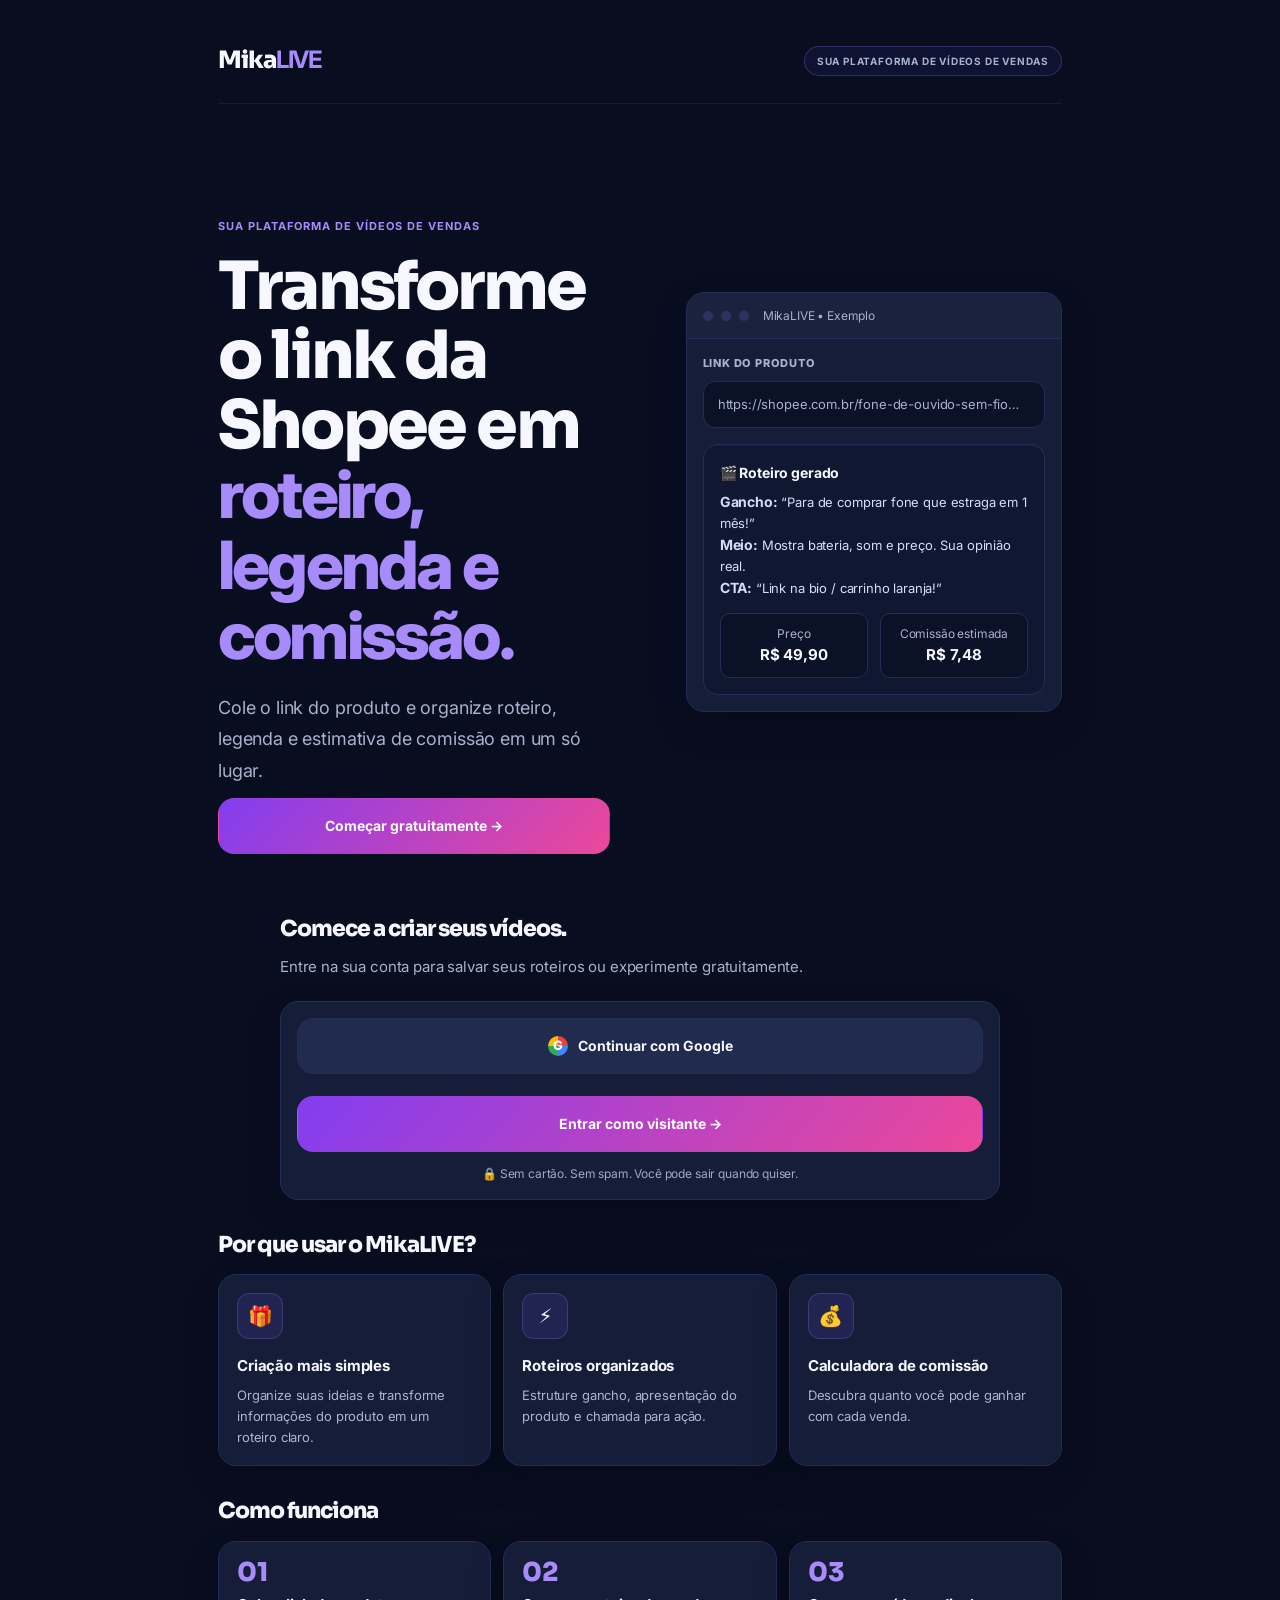
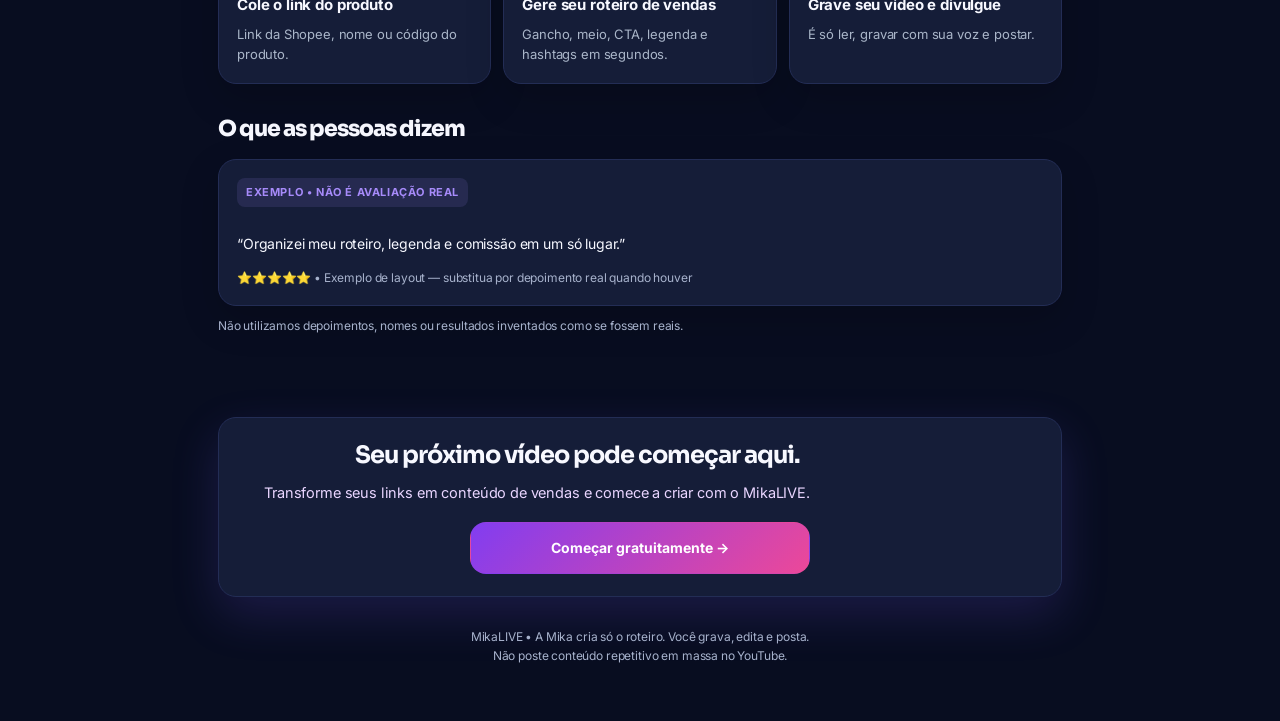
<file: index.html>
<!DOCTYPE html>
<html lang="pt-BR">

<head>
    <meta charset="UTF-8">
    <meta name="viewport" content="width=device-width, initial-scale=1.0, maximum-scale=5.0">
    <title>MikaLIVE - Transforme qualquer produto em um vídeo que vende</title>
    <meta name="description"
        content="Envie o link do produto e receba um roteiro de vendas, legenda e cálculo de comissão em segundos.">
    <script src="https://accounts.google.com/gsi/client" async defer></script>
    <link
        href="https://fonts.googleapis.com/css2?family=Inter:wght@400;500;600;700;800&family=Sora:wght@600;700;800&display=swap"
        rel="stylesheet">
    <style>

        /* ============ MIKALIVE - PAGINA INICIAL PREMIUM ============ */
        :root {
            --bg: #080D20;
            --card: #151D38;
            --card2: #1A2345;
            --border: #232D55;
            --roxo: #823DF0;
            --roxo2: #9857FF;
            --grad: linear-gradient(135deg, #823DF0, #9857FF);
            --text: #F8FAFC;
            --muted: #A7B2CC;
            --verde: #22C55E;
            --verde-bg: #0F2A1D;
        }

        * {
            margin: 0;
            padding: 0;
            box-sizing: border-box;
            font-family: 'Inter', system-ui, sans-serif;
            -webkit-tap-highlight-color: transparent
        }

        body {
            background: var(--bg);
            color: var(--text);
            line-height: 1.6;
            overflow-x: hidden
        }

        a {
            color: inherit
        }

        button {
            font-family: inherit
        }

        /* LAYOUT */
        .landing {
            max-width: 480px;
            margin: 0 auto;
            padding: 0 20px 40px
        }

        @media(min-width:768px) {
            .landing {
                max-width: 720px;
                padding: 0 32px 60px
            }
        }

        @media(min-width:1024px) {
            .landing {
                max-width: 880px
            }
        }

        /* TOPO */
        .top {
            display: flex;
            align-items: center;
            justify-content: space-between;
            padding: 20px 0 8px
        }

        .logo {
            font-family: 'Sora', sans-serif;
            font-size: 26px;
            font-weight: 800;
            letter-spacing: -.5px
        }

        .logo b {
            background: var(--grad);
            
            
            }

        .badge-top {
            font-size: 11px;
            font-weight: 700;
            letter-spacing: .6px;
            color: var(--muted);
            border: 1px solid var(--border);
            padding: 7px 11px;
            border-radius: 999px;
            background: rgba(255, 255, 255, .03)
        }

        /* HERO */
        .eyebrow {
            font-size: 11px;
            font-weight: 800;
            letter-spacing: 1.2px;
            color: #C4B5FD;
            margin: 28px 0 12px;
            text-transform: uppercase
        }

        h1 {
            font-family: 'Sora', sans-serif;
            font-size: 38px;
            line-height: 1.08;
            font-weight: 800;
            letter-spacing: -1px
        }

        h1 em {
            font-style: normal;
            background: var(--grad);
            
            
            }

        .sub {
            color: var(--muted);
            font-size: 16px;
            line-height: 1.6;
            margin: 14px 0 22px;
            max-width: 520px
        }

        @media(min-width:768px) {
            h1 {
                font-size: 54px
            }

            .sub {
                font-size: 18px
            }
        }

        /* CARD DEMO - PARECE PRODUTO REAL */
        .demo {
            background: var(--card);
            border: 1px solid var(--border);
            border-radius: 20px;
            overflow: hidden;
            box-shadow: 0 20px 50px rgba(0, 0, 0, .35)
        }

        .demo-head {
            display: flex;
            align-items: center;
            gap: 8px;
            padding: 14px 16px;
            border-bottom: 1px solid var(--border)
        }

        .dot {
            width: 10px;
            height: 10px;
            border-radius: 50%;
            background: #2A355F
        }

        .demo-head span:last-child {
            font-size: 12px;
            color: var(--muted);
            margin-left: 6px
        }

        .demo-body {
            padding: 18px
        }

        .demo-label {
            font-size: 11px;
            font-weight: 800;
            letter-spacing: .8px;
            color: var(--muted);
            text-transform: uppercase
        }

        .demo-link {
            background: #0B1126;
            border: 1px solid var(--border);
            border-radius: 12px;
            padding: 12px 14px;
            font-size: 13px;
            color: #C7D2FE;
            margin: 8px 0 16px;
            word-break: break-all
        }

        .demo-roteiro {
            background: linear-gradient(180deg, #1B2450, #151D38);
            border: 1px solid #2E3A6D;
            border-radius: 14px;
            padding: 16px
        }

        .demo-roteiro b {
            font-size: 14px
        }

        .demo-roteiro p {
            font-size: 13.5px;
            color: #D6DCF5;
            line-height: 1.6;
            margin-top: 6px
        }

        .demo-cta {
            display: flex;
            gap: 8px;
            margin-top: 14px
        }

        .demo-cta div {
            flex: 1;
            background: #0B1126;
            border: 1px solid var(--border);
            border-radius: 10px;
            padding: 10px;
            text-align: center;
            font-size: 12px
        }

        .demo-cta b {
            display: block;
            font-size: 13px;
            color: #fff
        }

        /* ENTRADA */
        .secao {
            margin-top: 44px
        }

        .secao h2 {
            font-family: 'Sora', sans-serif;
            font-size: 26px;
            line-height: 1.2;
            font-weight: 800;
            letter-spacing: -.4px
        }

        .secao p.desc {
            color: var(--muted);
            font-size: 14.5px;
            margin: 8px 0 18px;
            line-height: 1.6
        }

        .card-entrada {
            background: var(--card);
            border: 1px solid var(--border);
            border-radius: 22px;
            padding: 22px
        }

        .btn {
            width: 100%;
            min-height: 56px;
            border: none;
            border-radius: 14px;
            font-size: 15px;
            font-weight: 700;
            cursor: pointer;
            display: flex;
            align-items: center;
            justify-content: center;
            gap: 10px;
            padding: 0 16px;
            }

        .btn:active {
            }

        .btn:focus-visible {
            outline: 2px solid var(--roxo2);
            outline-offset: 2px
        }

        .btn-google {
            background: #fff;
            color: #111
        }

        .btn-google:hover {
            filter: brightness(.96)
        }

        .btn-visitante {
            background: var(--grad);
            color: #fff;
            margin-top: 12px;
            box-shadow: 0 8px 24px rgba(130, 61, 240, .35)
        }

        .btn-visitante:hover {
            filter: brightness(1.08)
        }

        .btn-ghost {
            background: transparent;
            border: 1px solid var(--border);
            color: #fff
        }

        .micro {
            font-size: 12px;
            color: var(--muted);
            text-align: center;
            margin-top: 12px
        }

        .g-icon {
            width: 20px;
            height: 20px;
            border-radius: 50%;
            background: conic-gradient(#EA4335 0 25%, #4285F4 0 50%, #34A853 0 75%, #FBBC05 0);
            display: inline-flex;
            align-items: center;
            justify-content: center;
            color: #fff;
            font-weight: 800;
            font-size: 13px;
            flex-shrink: 0
        }

        /* BENEFICIOS */
        .grid3 {
            display: grid;
            grid-template-columns: 1fr;
            gap: 12px
        }

        @media(min-width:768px) {
            .grid3 {
                grid-template-columns: 1fr 1fr 1fr
            }
        }

        .benef {
            background: var(--card);
            border: 1px solid var(--border);
            border-radius: 18px;
            padding: 20px;
            }

        .benef:hover {
            
            border-color: #3A4A80
        }

        .benef .ico {
            width: 44px;
            height: 44px;
            border-radius: 12px;
            background: rgba(130, 61, 240, .18);
            border: 1px solid rgba(130, 61, 240, .35);
            display: flex;
            align-items: center;
            justify-content: center;
            font-size: 20px;
            margin-bottom: 12px
        }

        .benef b {
            font-size: 15px;
            display: block
        }

        .benef p {
            font-size: 13.5px;
            color: var(--muted);
            margin-top: 6px;
            line-height: 1.6
        }

        /* COMO FUNCIONA */
        .passos {
            display: grid;
            grid-template-columns: 1fr;
            gap: 12px
        }

        @media(min-width:768px) {
            .passos {
                grid-template-columns: 1fr 1fr 1fr
            }
        }

        .passo {
            background: var(--card);
            border: 1px solid var(--border);
            border-radius: 18px;
            padding: 20px;
            position: relative
        }

        .passo .num {
            font-family: 'Sora', sans-serif;
            font-size: 32px;
            font-weight: 800;
            color:#A78BFA;
            
            line-height: 1
        }

        .passo b {
            font-size: 15px;
            display: block;
            margin: 10px 0 6px
        }

        .passo p {
            font-size: 13.5px;
            color: var(--muted);
            line-height: 1.6
        }

        /* DEPOIMENTO - EXEMPLO, NAO REAL */
        .depo {
            background: var(--verde-bg);
            border: 1px solid #1E5A3A;
            border-radius: 18px;
            padding: 20px
        }

        .depo .tag {
            display: inline-block;
            font-size: 11px;
            font-weight: 800;
            letter-spacing: .6px;
            background: #FDE68A;
            color: #111;
            padding: 4px 9px;
            border-radius: 999px;
            margin-bottom: 12px
        }

        .depo p {
            font-size: 15px;
            line-height: 1.6;
            color: #E7F9EE
        }

        .depo small {
            color: #A7B2CC;
            font-size: 12px;
            display: block;
            margin-top: 12px
        }

        /* CTA FINAL */
        .cta-final {
            background: var(--grad);
            border-radius: 24px;
            padding: 28px 22px;
            text-align: center;
            margin-top: 44px
        }

        .cta-final h2 {
            font-size: 26px;
            line-height: 1.2
        }

        .cta-final p {
            font-size: 14.5px;
            color: #E9D5FF;
            margin: 10px 0 18px;
            line-height: 1.6
        }

        .cta-final .btn {
            background: #fff;
            color: #111;
            max-width: 340px;
            margin: 0 auto
        }

        .footer {
            font-size: 12px;
            color: var(--muted);
            text-align: center;
            margin-top: 22px;
            line-height: 1.6
        }

        /* APP - MANTIDO DO V9.1, SEM MUDANCA DE LOGICA */
        .app {
            display: none;
            max-width: 480px;
            margin: 0 auto;
            padding: 0 16px 120px
        }

        .app.visivel {
            display: block
        }

        .tela {
            display: none
        }

        .tela.ativa {
            display: block
        }

        .topbar {
            display: flex;
            justify-content: space-between;
            align-items: center;
            padding: 16px 0 10px
        }

        .card-app {
            background: var(--card);
            border: 1px solid var(--border);
            border-radius: 20px;
            padding: 20px;
            margin-bottom: 14px
        }

        input,
        textarea,
        select {
            width: 100%;
            padding: 14px;
            background: #0F1530;
            border: 1.5px solid var(--border);
            border-radius: 12px;
            color: #fff;
            font-size: 14px;
            margin-top: 8px;
            display: block;
            outline: none
        }

        input:focus,
        textarea:focus,
        select:focus {
            border-color: var(--roxo2)
        }

        label {
            font-size: 12px;
            font-weight: 700;
            color: var(--muted);
            margin-top: 14px;
            display: block
        }

        .btn-app {
            width: 100%;
            padding: 15px;
            border: none;
            border-radius: 14px;
            font-weight: 700;
            cursor: pointer;
            margin-top: 12px;
            display: flex;
            justify-content: center;
            gap: 8px;
            font-size: 14px
        }

        .btn-grad {
            background: var(--grad);
            color: #fff
        }

        .btn-dark {
            background: #fff;
            color: #111
        }

        .btn-ghost-app {
            background: #1D2747;
            border: 1px solid var(--border);
            color: #fff
        }

        .menu-baixo {
            position: fixed;
            bottom: 0;
            left: 0;
            right: 0;
            background: #0F1530;
            border-top: 1px solid var(--border);
            display: none;
            justify-content: space-around;
            padding: 10px 6px calc(12px + env(safe-area-inset-bottom));
            z-index: 100
        }

        .menu-baixo button {
            background: none;
            border: none;
            color: #7A84AC;
            font-size: 11px;
            display: flex;
            flex-direction: column;
            align-items: center;
            gap: 3px;
            padding: 6px 8px;
            cursor: pointer
        }

        .menu-baixo button.ativo {
            color: #fff;
            background: #2A2A60;
            border-radius: 12px
        }

        .menu-centro {
            width: 56px;
            height: 56px;
            border-radius: 50%;
            background: var(--grad);
            color: #fff !important;
            margin-top: -26px;
            box-shadow: 0 8px 20px rgba(130, 61, 240, .5);
            border: 3px solid #080D20 !important
        }

        .list-item {
            background: #1D2747;
            border: 1px solid var(--border);
            padding: 14px;
            border-radius: 14px;
            margin-top: 10px;
            cursor: pointer
        }

        .list-item small {
            color: var(--muted);
            font-size: 12px;
            display: block;
            margin-top: 4px
        }

        .aviso-seguro {
            background: #2A220A;
            border: 1px solid #7C5A00;
            border-radius: 14px;
            padding: 14px;
            margin-bottom: 14px;
            font-size: 13px;
            line-height: 1.6;
            color: #FDE68A
        }

        .grupo-conta {
            background: var(--card);
            border: 1px solid var(--border);
            border-radius: 18px;
            margin-bottom: 12px;
            overflow: hidden
        }

        .grupo-header {
            display: flex;
            align-items: center;
            gap: 12px;
            padding: 18px;
            cursor: pointer;
            width: 100%;
            background: transparent;
            border: none;
            text-align: left;
            color: #fff
        }

        .grupo-conteudo {
            padding: 0 18px 18px;
            display: none
        }

        .grupo-conteudo.aberto {
            display: block
        }

        .abas {
            display: flex;
            gap: 8px;
            flex-wrap: wrap;
            margin: 12px 0
        }

        .aba {
            padding: 10px 14px;
            border-radius: 999px;
            border: 1px solid var(--border);
            background: var(--card);
            color: #ddd;
            font-size: 12px;
            font-weight: 700;
            cursor: pointer
        }

        .aba.ativa {
            background: #fff;
            color: #111
        }

        .modal {
            position: fixed;
            inset: 0;
            background: rgba(0, 0, 0, .7);
            z-index: 99;
            display: none;
            align-items: flex-end;
            justify-content: center
        }

        .modal.aberto {
            display: flex
        }

        .modal-box {
            background: #1A2145;
            width: 100%;
            max-width: 560px;
            max-height: 88vh;
            overflow: auto;
            border-radius: 24px 24px 0 0;
            padding: 22px;
            border: 1px solid var(--border)
        }

        @media(prefers-reduced-motion:reduce) {
            * {
                
                }
        }

/* =========================================================
   MIKALIVE — REDESIGN VISUAL GERAL
   Camada visual: preserva IDs, telas, eventos e lógica atual.
   ========================================================= */
:root {
    color-scheme: dark;
    --bg: #090d18; --card: #111827; --card2: #172033; --border: #273449;
    --roxo: #7657f6; --roxo2: #9b87ff;
    --grad: linear-gradient(120deg, #7657f6 0%, #a855f7 52%, #d946a8 100%);
    --text: #f4f6fb; --muted: #9aa7ba; --verde: #34d399; --verde-bg: #102820;
    --surface: #0e1523; --radius-card: 18px; --shadow-card: 0 14px 38px rgba(0,0,0,.18);
}
html { scroll-behavior:auto; }
body { background: radial-gradient(ellipse at 12% 0%, rgba(118,87,246,.12), transparent 34rem), var(--bg); color: var(--text); line-height: 1.55; letter-spacing: -.01em; }
button, input, textarea, select { font: inherit; }
button {  }
button:focus-visible, a:focus-visible, input:focus-visible, textarea:focus-visible, select:focus-visible { outline: 2px solid var(--roxo2); outline-offset: 3px; }
.landing { max-width: 1120px; padding: 0 28px 64px; }
.top { padding: 24px 0 18px; }
.logo { font-size: 27px; letter-spacing: -1.1px; }
.badge-top { border-color: rgba(155,135,255,.25); color: #c7bbff; background: rgba(118,87,246,.08); }
.landing > section:first-of-type { padding: 28px 0 12px; }
.eyebrow { color: #b9aaff; letter-spacing: 1.5px; }
.landing h1 { max-width: 780px; font-size: clamp(38px, 6vw, 66px); letter-spacing: -2.6px; line-height: 1.04; }
.sub { max-width: 650px; font-size: 17px; }
.demo { max-width: 720px; border-radius: 22px; box-shadow: 0 24px 70px rgba(0,0,0,.25); }
.demo-head { background: rgba(255,255,255,.025); }
.secao { margin-top: 64px; }
.secao h2, .cta-final h2 { letter-spacing: -1px; }
.card-entrada, .benef, .passo, .depo, .demo, .card-app, .grupo-conta { border-color: var(--border); box-shadow: var(--shadow-card); }
.card-entrada, .benef, .passo { background: linear-gradient(160deg, #151e2f, #101827); }
.grid3, .passos { gap: 16px; }
.benef, .passo { border-radius: var(--radius-card); padding: 22px; }
.benef .ico { background: rgba(118,87,246,.13); border-color: rgba(155,135,255,.22); }
.depo { background: #10251f; border-color: #245441; }
.cta-final { border-radius: 24px; padding: 38px 28px; box-shadow: 0 18px 48px rgba(118,87,246,.18); }
.footer { padding: 8px 12px 0; }
.app { max-width: 1180px; padding: 0 28px 128px; }
.app.visivel { min-height: 100vh; }
.topbar { position: sticky; top: 0; z-index: 20; margin: 0 -28px 28px; padding: 17px 28px; background: rgba(9,13,24,.88); border-bottom: 1px solid rgba(39,52,73,.72);  }
.topbar .logo { font-size: 24px !important; }
.tela { max-width: 900px; margin: 0 auto; }
.tela.ativa {  }

.tela > h1, .tela > h2 { font-family: 'Sora', sans-serif; letter-spacing: -1px; line-height: 1.2; margin: 8px 0 12px; }
.tela > h2 { font-size: clamp(24px, 3vw, 32px) !important; }
.tela > p { line-height: 1.6; }
.card-app { background: linear-gradient(155deg, rgba(23,32,51,.98), rgba(17,24,39,.98)); border: 1px solid var(--border); border-radius: var(--radius-card); padding: 22px; margin: 16px 0; }
.card-app > b { display: block; font-size: 15px; letter-spacing: -.2px; margin-bottom: 8px; }
.card-app p { line-height: 1.7; }
input, textarea, select { background: #0b1220; border: 1px solid #2a3850; border-radius: 11px; min-height: 48px; padding: 12px 14px; color: var(--text); margin-top: 7px; margin-bottom: 12px;  }
textarea { min-height: 92px; resize: vertical; }
input::placeholder, textarea::placeholder { color: #718096; }
input:focus, textarea:focus, select:focus { border-color: var(--roxo2); box-shadow: 0 0 0 3px rgba(155,135,255,.12); outline: none; }
label { color: #c0cada; font-size: 12px; letter-spacing: .02em; margin-top: 13px; }
.btn-app { min-height: 48px; padding: 12px 16px; border-radius: 11px; margin-top: 10px; font-size: 13px; letter-spacing: .01em; }
.btn-app:hover { filter: brightness(1.08); }
.btn-app:active {  }
.btn-grad { background: var(--grad); box-shadow: 0 8px 22px rgba(118,87,246,.2); }
.btn-dark { background: #e9eaf2; color: #171827; }
.btn-ghost-app { background: #182338; border: 1px solid #30415d; color: #e5eaf4; }
.btn-ghost-app:hover { background: #202e48; border-color: #56658a; }
.list-item { background: #121d2d; border: 1px solid #2a3850; border-radius: 13px; padding: 15px 16px; margin-top: 10px;  }
.list-item:hover { border-color: #6d5bd0; background: #172338; }
.list-item b { font-size: 14px; }
.list-item small { line-height: 1.55; }
.abas { gap: 8px; }
.aba { background: #121d2d; border-color: #2a3850; color: #c5cede; }
.aba.ativa { background: #e9eaf2; color: #171827; border-color: #e9eaf2; }
.grupo-conta { background: #111827; border-radius: 15px; }
.grupo-header { min-height: 58px; }
.grupo-header:hover { background: rgba(255,255,255,.025); }
.grupo-conteudo { padding-top: 4px; }
.aviso-seguro { background: #2b2412; border-color: #705b2b; color: #f5dfa1; }
.modal { align-items: center; padding: 18px; }
.modal-box { background: #111a2a; border: 1px solid #35445e; border-radius: 22px; box-shadow: 0 24px 80px rgba(0,0,0,.5); }
.menu-baixo { left: 50%; right: auto; bottom: max(14px, env(safe-area-inset-bottom));  width: min(680px, calc(100% - 24px)); background: rgba(14,21,35,.94); border: 1px solid #2a3850; border-radius: 20px; box-shadow: 0 16px 50px rgba(0,0,0,.42);  padding: 9px 10px calc(9px + env(safe-area-inset-bottom)); }
.menu-baixo button { flex: 1; min-height: 48px; border-radius: 12px; color: #9aa7ba; font-weight: 600; }
.menu-baixo button.ativo { color: #fff; background: rgba(118,87,246,.2); }
.menu-centro { border-color: #0e1523 !important; box-shadow: 0 8px 24px rgba(118,87,246,.35); }
@media (min-width: 768px) {
    .landing > section:first-of-type { padding-top: 46px; }
    .landing > section:first-of-type .demo { margin-top: 28px; }
    .landing .secao { margin-top: 76px; }
    .app { padding-left: 36px; padding-right: 36px; }
    .topbar { margin-left: -36px; margin-right: -36px; padding-left: 36px; padding-right: 36px; }
    .tela { max-width: 900px; }
    .card-app { padding: 24px; }
    .btn-app { min-height: 50px; }
}
@media (max-width: 600px) {
    .landing { padding-left: 18px; padding-right: 18px; }
    .top { align-items: flex-start; gap: 10px; }
    .badge-top { max-width: 170px; text-align: center; font-size: 9px; line-height: 1.4; }
    .landing h1 { font-size: clamp(36px, 10vw, 46px); letter-spacing: -1.8px; }
    .sub { font-size: 15px; }
    .secao { margin-top: 48px; }
    .app { padding-left: 16px; padding-right: 16px; }
    .topbar { margin-left: -16px; margin-right: -16px; padding-left: 16px; padding-right: 16px; }
    .card-app { padding: 17px; border-radius: 15px; }
    .menu-baixo { width: calc(100% - 20px); border-radius: 17px; }
    .menu-baixo button { font-size: 10px; padding-left: 3px; padding-right: 3px; }
    .menu-centro { width: 50px; height: 50px; }
    .modal { padding: 10px; }
    .modal-box { max-height: 90vh; padding: 18px; }
}
@media (prefers-reduced-motion: reduce) { .tela.ativa {  } }


/* =========================================================
   MIKALIVE — ACABAMENTO DA ÁREA INTERNA
   Ajustes de consistência, leitura e responsividade.
   Sem alterar IDs, eventos ou lógica.
   ========================================================= */
.app {
    position: relative;
    isolation: isolate;
}
.app::before {
    content: "";
    position: fixed;
    inset: 0;
    z-index: -1;
    pointer-events: none;
    background: radial-gradient(ellipse at 82% 12%, rgba(168,85,247,.07), transparent 34rem);
}
.topbar > div:last-child {
    width: 40px;
    height: 40px;
    display: grid;
    place-items: center;
    border: 1px solid rgba(155,135,255,.24);
    border-radius: 14px;
    background: rgba(118,87,246,.12);
    font-size: 18px;
}
.tela {
    padding-bottom: 24px;
}
.tela > h2 {
    display: flex;
    align-items: center;
    gap: 9px;
    min-height: 38px;
}
.tela > p {
    color: var(--muted);
}
.card-app {
    position: relative;
    overflow: hidden;
}
.card-app > b:first-child {
    color: #f2f3fb;
}
.card-app label {
    line-height: 1.45;
}
.card-app input:not([type="checkbox"]):not([type="radio"]):not([type="file"]),
.card-app textarea,
.card-app select {
    width: 100%;
}
input[type="checkbox"], input[type="radio"] {
    width: 18px !important;
    min-width: 18px;
    height: 18px;
    min-height: 18px;
    margin: 0;
    padding: 0;
    accent-color: var(--roxo2);
    flex: 0 0 18px;
}
input[type="file"] {
    min-height: 0;
    padding: 0;
    margin: 0;
}
.btn-app {
    line-height: 1.35;
    white-space: normal;
}
.btn-app:disabled,
button:disabled {
    opacity: .48;
    cursor: not-allowed;
    
    filter: none;
}
#tela-inicio .card-app > b,
#tela-shop .card-app > b,
#tela-mikaia .card-app > b {
    letter-spacing: -.25px;
}
#tela-inicio #kpi-roteiros,
#tela-inicio #kpi-produtos {
    color: #d9ceff;
    font-family: 'Sora', sans-serif;
}
#tela-conteudos .abas {
    padding: 4px 0 8px;
}
#tela-conteudos .aba {
    min-height: 40px;
}
#lista-videos,
#lista-videos-2,
#lista-produtos,
#lista-calendario,
#lista-comissao-real,
#lista-recentes {
    min-width: 0;
}
#resultado-shop,
#resultado-insta,
#resultado-yt-ia {
    
}
#roteiro-shop,
#roteiro-insta,
#legenda-insta,
#hashtags-insta,
#roteiro-yt-ia,
#mika-resposta,
#modal-roteiro,
#modal-legenda,
#modal-hashtags {
    overflow-wrap: anywhere;
}
#calc-resultado,
#api-resultado,
#cloud-status,
#key-status,
#ferramenta-insta-resultado,
#ferramenta-yt-resultado {
    padding: 10px 12px;
    border-radius: 10px;
    background: rgba(255,255,255,.035);
}
.grupo-conta {
    box-shadow: 0 8px 24px rgba(0,0,0,.12);
}
.grupo-header {
    gap: 13px;
}
.grupo-header > span:first-child {
    width: 36px;
    height: 36px;
    display: grid;
    place-items: center;
    border-radius: 11px;
    background: rgba(118,87,246,.12);
}
.grupo-conteudo .card-app {
    box-shadow: none;
}
.menu-baixo button {
    line-height: 1.2;
}
.menu-baixo button span {
    font-size: 17px;
}
.menu-centro {
    flex: 0 0 54px !important;
    line-height: 1.15;
}
.modal-box > h2 {
    margin: 14px 0 6px;
    font-family: 'Sora', sans-serif;
    letter-spacing: -.7px;
}
.modal-box > p {
    margin-bottom: 14px;
}
@media (min-width: 900px) {
    .app {
        padding-bottom: 150px;
    }
    .topbar {
        margin-bottom: 34px;
    }
    .tela > h2 {
        margin-bottom: 18px;
    }
    #tela-inicio > .card-app,
    #tela-shop > .card-app,
    #tela-insta > .card-app,
    #tela-youtube > .card-app,
    #tela-mikaia > .card-app {
        padding: 24px;
    }
}
@media (max-width: 600px) {
    .topbar {
        min-height: 68px;
    }
    .tela {
        padding-bottom: 18px;
    }
    .tela > h2 {
        font-size: 25px !important;
    }
    .card-app {
        margin: 12px 0;
    }
    .card-app label {
        font-size: 12px;
    }
    .btn-app {
        min-height: 46px;
    }
    #tela-conteudos .abas {
        flex-wrap: nowrap;
        overflow-x: auto;
        scrollbar-width: none;
        padding-bottom: 10px;
    }
    #tela-conteudos .abas::-webkit-scrollbar {
        display: none;
    }
    #tela-conteudos .aba {
        flex: 0 0 auto;
    }
    .menu-baixo {
        bottom: max(10px, env(safe-area-inset-bottom));
        padding-top: 7px;
        padding-bottom: calc(7px + env(safe-area-inset-bottom));
    }
    .menu-centro {
        flex-basis: 50px !important;
    }
}


/* =========================================================
   MIKALIVE — HIERARQUIA DAS TELAS E FORMULÁRIOS
   Terceira etapa da reforma visual.
   ========================================================= */
#tela-inicio > button:first-of-type {
    min-height: 58px;
    border-radius: 15px;
    font-size: 13px;
    letter-spacing: .035em;
    box-shadow: 0 12px 28px rgba(118,87,246,.24);
}
#tela-inicio > div[style*="grid-template-columns:1fr 1fr 1fr"] {
    display: grid;
    grid-template-columns: repeat(2, minmax(0, 1fr)) !important;
    gap: 9px !important;
}
#tela-inicio > div[style*="grid-template-columns:1fr 1fr 1fr"] button:last-child {
    grid-column: 1 / -1;
}
#tela-inicio > div[style*="grid-template-columns:1fr 1fr"] {
    gap: 10px !important;
}
#tela-inicio > div[style*="grid-template-columns:1fr 1fr"] .card-app {
    min-height: 92px;
    display: flex;
    flex-direction: column;
    justify-content: center;
}
#tela-inicio > .card-app {
    padding: 19px;
}
#tela-inicio > .card-app > b,
#tela-shop .card-app > b,
#tela-insta .card-app > b,
#tela-youtube .card-app > b,
#tela-mikaia .card-app > b,
#tela-calendario .card-app > b,
#tela-comissao .card-app > b {
    font-family: 'Sora', sans-serif;
    font-size: 15px;
}
#tela-shop .aviso-seguro,
#tela-youtube .aviso-seguro {
    border-radius: 14px;
    line-height: 1.65;
}
#tela-shop .card-app:first-of-type,
#tela-insta .card-app:first-of-type,
#tela-youtube .card-app:first-of-type,
#tela-mikaia .card-app:first-of-type,
#tela-calendario .card-app:first-of-type {
    border-top-color: rgba(155,135,255,.42);
}
#tela-shop input,
#tela-shop textarea,
#tela-insta input,
#tela-insta textarea,
#tela-insta select,
#tela-youtube input,
#tela-youtube textarea,
#tela-mikaia textarea,
#tela-mikaia select,
#tela-calendario input,
#tela-calendario select,
#tela-comissao input {
    margin-bottom: 15px;
}
#tela-shop textarea,
#tela-insta textarea,
#tela-youtube textarea,
#tela-mikaia textarea {
    line-height: 1.6;
}
#tela-insta .card-app:nth-of-type(2),
#tela-youtube .card-app:nth-of-type(2) {
    background: linear-gradient(145deg, rgba(118,87,246,.10), rgba(17,24,39,.98) 58%);
}
#tela-mikaia .card-app:nth-of-type(2) {
    border-color: rgba(155,135,255,.3);
}
#tela-mikaia .card-app:nth-of-type(2) button {
    min-height: 44px;
    font-size: 12px;
}
#tela-mikaia #mika-resposta {
    min-height: 90px;
    padding: 14px;
    border: 1px solid rgba(155,135,255,.18);
    border-radius: 12px;
    background: rgba(5,10,20,.38);
    line-height: 1.7;
}
#tela-conteudos #busca-conteudo {
    margin: 8px 0 14px;
}
#tela-conteudos #lista-videos {
    display: grid;
    gap: 10px;
}
#tela-calendario .card-app {
    padding: 20px;
}
#tela-comissao .card-app[style*="border-color:#1E5A3A"] {
    background: linear-gradient(145deg, rgba(16,80,53,.20), rgba(17,24,39,.98) 65%);
}
#tela-comissao .card-app[style*="border-color:#7C5A00"] {
    background: linear-gradient(145deg, rgba(124,90,0,.16), rgba(17,24,39,.98) 65%);
}
#tela-comissao .card-app p {
    line-height: 1.8;
}
#tela-conta .grupo-header {
    padding: 14px 16px;
}
#tela-conta .grupo-conteudo {
    border-top: 1px solid rgba(39,52,73,.6);
}
#tela-conta .grupo-conteudo > input,
#tela-conta .grupo-conteudo > select {
    margin-bottom: 14px;
}
#tela-conta .grupo-conteudo > .btn-app:first-of-type {
    margin-top: 14px;
}
#tela-conta .grupo-conteudo .card-app {
    line-height: 1.75;
}
#tela-meus-videos #lista-videos-2 {
    display: grid;
    gap: 12px;
}
#resultado-shop .card-app,
#resultado-insta .card-app,
#resultado-yt-ia .card-app {
    border-color: rgba(155,135,255,.25);
}
#resultado-shop .btn-app,
#resultado-insta .btn-app,
#resultado-yt-ia .btn-app {
    margin-top: 9px;
}
@media (min-width: 768px) {
    #tela-inicio > div[style*="grid-template-columns:1fr 1fr 1fr"] {
        grid-template-columns: repeat(3, minmax(0, 1fr)) !important;
    }
    #tela-inicio > div[style*="grid-template-columns:1fr 1fr 1fr"] button:last-child {
        grid-column: auto;
    }
    #tela-inicio > .card-app {
        padding: 23px;
    }
}
@media (max-width: 600px) {
    #tela-inicio > div[style*="grid-template-columns:1fr 1fr 1fr"] button {
        min-height: 48px;
        font-size: 11px;
    }
    #tela-inicio > div[style*="grid-template-columns:1fr 1fr"] .card-app {
        padding: 13px 8px;
    }
    #tela-inicio > .card-app {
        padding: 16px;
    }
    #tela-mikaia .card-app:nth-of-type(2) > div {
        gap: 7px !important;
    }
    #tela-mikaia .card-app:nth-of-type(2) button {
        padding: 10px 7px;
        font-size: 11px;
    }
    #tela-conta .grupo-header {
        padding: 13px;
    }
    #tela-comissao .card-app p {
        font-size: 13px;
    }
}


/* REFINO FINAL DA LANDING PUBLICA - CAMADA VISUAL */
.landing {
    width: min(100% - 32px, 1160px);
    padding: 0 0 76px;
}
.landing .top {
    min-height: 76px;
    padding: 22px 0;
    border-bottom: 1px solid rgba(148,163,184,.10);
}
.landing .logo {
    font-size: 29px;
    font-weight: 800;
}
.landing .badge-top {
    padding: 7px 12px;
    border-radius: 999px;
    font-size: 10px;
    line-height: 1.4;
}
.landing > section:first-of-type {
    display: grid;
    grid-template-columns: minmax(0, 1.02fr) minmax(360px, .98fr);
    grid-template-rows: auto auto auto;
    column-gap: clamp(34px, 6vw, 76px);
    align-items: center;
    padding: clamp(54px, 8vw, 96px) 0 30px;
}
.landing > section:first-of-type > .eyebrow {
    grid-column: 1;
    grid-row: 1;
    margin: 0 0 16px;
    font-size: 11px;
}
.landing > section:first-of-type > h1 {
    grid-column: 1;
    grid-row: 2;
    max-width: 590px;
    margin: 0;
    font-size: clamp(42px, 5.2vw, 68px);
    line-height: 1.045;
    letter-spacing: -2.8px;
}
.landing > section:first-of-type > .sub {
    grid-column: 1;
    grid-row: 3;
    margin: 20px 0 0;
    max-width: 510px;
    font-size: clamp(16px, 1.5vw, 18px);
    line-height: 1.75;
}
.landing > section:first-of-type > .demo {
    grid-column: 2;
    grid-row: 1 / 4;
    width: 100%;
    max-width: none;
    align-self: center;
    margin: 0;
    
}
.landing .demo-body { padding: clamp(16px, 2.2vw, 24px); }
.landing .demo-roteiro { box-shadow: inset 0 1px rgba(255,255,255,.035); }
.landing .secao {
    max-width: 100%;
    margin-top: clamp(58px, 7vw, 82px);
}
.landing .secao > h2 {
    font-size: clamp(24px, 3vw, 32px);
    line-height: 1.2;
    margin-bottom: 10px;
}
.landing .secao > .desc {
    max-width: 620px;
    margin-bottom: 22px;
}
.landing #area-entrada {
    max-width: 720px;
    margin-left: auto;
    margin-right: auto;
}
.landing .card-entrada {
    padding: clamp(20px, 3vw, 30px);
    border-radius: 22px;
}
.landing .btn {
    min-height: 50px;
    border-radius: 13px;
    font-weight: 700;
    
}
.landing .btn:hover {
    filter: brightness(1.07);
    
}
.landing .btn:active {  }
.landing .micro {
    color: #9eabc0;
    line-height: 1.6;
}
.landing .grid3, .landing .passos {
    gap: 18px;
}
.landing .benef, .landing .passo {
    min-width: 0;
    padding: 24px;
    border-radius: 20px;
}
.landing .benef .ico {
    width: 46px;
    height: 46px;
    margin-bottom: 16px;
}
.landing .benef b, .landing .passo b {
    font-size: 15px;
    line-height: 1.45;
}
.landing .benef p, .landing .passo p {
    color: #aab6c9;
    line-height: 1.7;
}
.landing .depo {
    border-radius: 20px;
    padding: 24px;
}
.landing .depo p { margin-top: 14px; }
.landing .cta-final {
    margin-top: clamp(58px, 7vw, 82px);
    padding: clamp(30px, 5vw, 52px);
}
.landing .cta-final h2 {
    max-width: 680px;
    margin: 0 auto;
    font-size: clamp(25px, 3.5vw, 36px);
}
.landing .cta-final p {
    max-width: 600px;
    margin: 12px auto 22px;
}
.landing .cta-final .btn {
    min-height: 52px;
    box-shadow: 0 8px 24px rgba(9,13,24,.18);
}
.landing .footer {
    max-width: 620px;
    margin: 24px auto 0;
    color: #8997ad;
}
.landing a:focus-visible, .landing button:focus-visible {
    outline: 3px solid #b9aaff;
    outline-offset: 4px;
}
@media (max-width: 767px) {
    .landing {
        width: min(100% - 36px, 560px);
        padding-bottom: 48px;
    }
    .landing .top {
        min-height: 66px;
        padding: 18px 0 14px;
    }
    .landing .logo { font-size: 25px; }
    .landing .badge-top {
        max-width: 150px;
        padding: 6px 9px;
        font-size: 8px;
    }
    .landing > section:first-of-type {
        display: block;
        padding: 48px 0 10px;
    }
    .landing > section:first-of-type > .eyebrow {
        margin: 0 0 14px;
    }
    .landing > section:first-of-type > h1 {
        max-width: 540px;
        font-size: clamp(37px, 8.7vw, 52px);
        letter-spacing: -1.9px;
        line-height: 1.08;
    }
    .landing > section:first-of-type > .sub {
        margin: 16px 0 24px;
        font-size: 15.5px;
        line-height: 1.7;
    }
    .landing > section:first-of-type > .demo {
        width: 100%;
        margin: 0;
        
    }
    .landing .secao { margin-top: 52px; }
    .landing .secao > h2 { font-size: 25px; }
    .landing .grid3, .landing .passos { gap: 12px; }
    .landing .benef, .landing .passo { padding: 20px; }
    .landing .cta-final { margin-top: 52px; padding: 30px 20px; }
}
@media (max-width: 380px) {
    .landing { width: calc(100% - 28px); }
    .landing .top { gap: 8px; }
    .landing .logo { font-size: 23px; }
    .landing .badge-top { max-width: 132px; font-size: 7px; }
    .landing > section:first-of-type { padding-top: 38px; }
    .landing > section:first-of-type > h1 { font-size: 36px; }
    .landing .demo-cta { gap: 6px; }
    .landing .demo-cta div { padding: 9px 6px; font-size: 11px; }
}
@media (prefers-reduced-motion: reduce) {
    .landing html { scroll-behavior: auto; }
    .landing .btn {  }
    .landing .btn:hover {  }
}


/* MÓDULOS DE CRIAÇÃO — SHOPEE, INSTAGRAM E YOUTUBE */
.module-intro { margin: 8px 0 22px; }
.module-kicker { display: inline-block; margin-bottom: 10px; color: #b9aaff; font-size: 10px; font-weight: 800; letter-spacing: 1.4px; }
.module-intro h2 { margin: 0 0 8px !important; font-size: clamp(25px, 3.2vw, 34px) !important; }
.module-intro p { max-width: 650px; margin: 0; color: #aab6c9; font-size: 14px; line-height: 1.7; }
.module-card { padding: clamp(18px, 2.5vw, 26px); }
.module-card-heading { display: flex; align-items: flex-start; gap: 13px; margin-bottom: 20px; }
.module-card-heading > div { min-width: 0; }
.module-card-heading b { display: block; margin: 1px 0 4px; font-size: 15px; }
.module-card-heading p { margin: 0; color: #9aa7ba; font-size: 12px; line-height: 1.6; }
.module-step { display: grid; place-items: center; flex: 0 0 32px; width: 32px; height: 32px; border: 1px solid rgba(155,135,255,.25); border-radius: 10px; background: rgba(118,87,246,.13); color: #c7bbff; font-size: 11px; font-weight: 800; }
.module-fields { display: grid; grid-template-columns: repeat(2, minmax(0, 1fr)); gap: 16px; }
.module-fields-compact { margin-bottom: 4px; }
.module-field { min-width: 0; }
.module-field-wide { grid-column: 1 / -1; }
.module-field label { display: block; margin: 0 0 7px; color: #d5dced; font-size: 12px; font-weight: 700; }
.module-field input, .module-field textarea, .module-field select { margin: 0; }
.module-field small { display: block; margin-top: 6px; color: #8492a8; font-size: 11px; line-height: 1.55; }
.module-actions > .btn-app { width: 100%; margin-top: 8px; }
.module-actions > .btn-app:first-of-type { margin-top: 0; }
.module-result-note { margin: 10px 0 0; color: #d6caff; font-weight: 700; }
.module-tool-grid { display: grid; grid-template-columns: repeat(3, minmax(0, 1fr)); gap: 9px; }
.module-tool-grid .btn-app { margin: 0; height: 100%; }
.module-tool-result:empty { display: none; }
.module-tool-result:not(:empty) { margin: 16px 0 0; padding: 15px; border: 1px solid #2a3850; border-radius: 12px; background: #0b1220; }
.module-generated-text { margin: 12px 0 0; color: #e1e7f1; line-height: 1.8; white-space: pre-line; overflow-wrap: anywhere; }
.module-output { margin-top: 18px; }
.module-output .card-app { margin: 12px 0; }
.module-output .card-app > b { margin-bottom: 6px; }
.module-output-actions { display: grid; grid-template-columns: repeat(2, minmax(0, 1fr)); gap: 9px; }
.module-output-actions .btn-app { margin: 0; }
.module-output-actions .btn-app:last-child:nth-child(odd) { grid-column: 1 / -1; }
.module-secondary { margin-top: 22px; }
.module-secondary > p { margin: 0 0 12px; color: #9aa7ba; font-size: 12px; }
.module-checklist { display: grid; gap: 12px; margin: 20px 0; padding: 15px; border: 1px solid #2a3850; border-radius: 13px; background: #0b1220; }
.module-checklist label { display: flex; align-items: flex-start; gap: 10px; margin: 0; color: #c8d2e2; font-size: 12px; line-height: 1.55; }
.module-checklist input { margin-top: 1px; }
@media (max-width: 600px) {
    .module-intro { margin-top: 4px; }
    .module-intro p { font-size: 13px; }
    .module-card { padding: 17px; }
    .module-fields { grid-template-columns: 1fr; gap: 14px; }
    .module-field-wide { grid-column: auto; }
    .module-tool-grid { grid-template-columns: 1fr; }
    .module-tool-grid .btn-app { min-height: 44px; }
    .module-output-actions { grid-template-columns: 1fr; }
    .module-output-actions .btn-app:last-child:nth-child(odd) { grid-column: auto; }
}


/* REORGANIZAÇÃO DAS TELAS INTERNAS — MIKA IA, BIBLIOTECA, AGENDA E CONTA */
#tela-inicio .home-welcome { margin: 8px 0 22px; }
#tela-inicio .home-welcome > p { margin: 0 0 3px; color: #9aa7ba; font-size: 13px; }
#tela-inicio .home-welcome h1 { margin: 0 0 7px; font-size: clamp(27px,4vw,34px) !important; }
#tela-inicio .home-welcome > span:last-child { color: #aab6c9; font-size: 14px; }
#tela-inicio .home-primary-action { padding: 19px; border: 1px solid rgba(155,135,255,.18); border-radius: 18px; background: linear-gradient(145deg,rgba(118,87,246,.13),rgba(17,24,39,.96) 65%); }
#tela-inicio .home-primary-action > .btn-app { margin: 0; min-height: 52px; }
#tela-inicio .home-shortcuts { display: grid; grid-template-columns: repeat(3,minmax(0,1fr)); gap: 8px; margin-top: 10px; }
#tela-inicio .home-shortcuts .btn-app { margin: 0; min-height: 45px; padding: 9px 5px; font-size: 12px; }
#tela-inicio .home-kpis { display: grid; grid-template-columns: repeat(2,minmax(0,1fr)); gap: 10px; margin: 13px 0; }
#tela-inicio .home-kpis .card-app { display: flex; flex-direction: column; gap: 4px; margin: 0; padding: 15px; }
#tela-inicio .home-kpis b { font-size: 23px; }
#tela-inicio .home-kpis span,.home-panel-heading span { color: #94a3b8; font-size: 11px; }
#tela-inicio .home-panel { padding: 18px; }
.home-panel-heading { display: flex; flex-direction: column; gap: 4px; margin-bottom: 12px; }
#tela-mikaia .module-card > .module-field { margin-bottom: 14px; }
#tela-mikaia .module-card > .btn-app { width: 100%; margin-top: 8px; }
#tela-mikaia .mika-adjust-grid { grid-template-columns: repeat(2,minmax(0,1fr)); }
#tela-mikaia .mika-adjust-grid .btn-app:last-child { grid-column: 1 / -1; }
#tela-mikaia #mika-resposta { min-height: 100px; padding: 16px; border: 1px solid rgba(155,135,255,.18); border-radius: 13px; background: rgba(5,10,20,.38); }
#tela-conteudos .library-toolbar { margin-bottom: 18px; }
.library-toolbar > label,.library-filter-label { display: block; margin: 0 0 8px; color: #d5dced; font-size: 12px; font-weight: 700; }
.library-toolbar > input { margin: 0 0 17px; }
.library-filter-label { color: #9aa7ba; font-weight: 600; }
.library-tabs { display: flex; flex-wrap: wrap; gap: 7px; margin: 0; }
.library-tabs .aba { flex: 1 1 auto; min-height: 39px; margin: 0; padding: 8px 11px; }
.library-results-heading { display: flex; flex-direction: column; gap: 4px; margin: 0 0 13px; }
.library-results-heading b { font-size: 15px; }
.library-results-heading span { color: #94a3b8; font-size: 11px; }
#tela-conteudos #lista-videos,#tela-calendario #lista-calendario { display: grid; gap: 11px; }
#tela-conteudos .library-clear { margin-top: 15px; }
#tela-calendario .module-card > .btn-app,#tela-comissao .api-test-card > .btn-app { width: 100%; margin-top: 16px; }
#tela-calendario .calendar-list { margin-top: 22px; }
#tela-comissao .results-heading { display: flex; align-items: center; gap: 12px; margin-bottom: 16px; }
#tela-comissao .results-heading > div { min-width: 0; }
#tela-comissao .results-heading b { display: block; font-size: 15px; }
#tela-comissao .results-heading p { margin: 4px 0 0; color: #9aa7ba; font-size: 11px; line-height: 1.5; }
#tela-comissao .results-icon { display: grid; place-items: center; flex: 0 0 40px; width: 40px; height: 40px; border-radius: 12px; background: rgba(16,185,129,.13); color: #86efac; font-size: 13px; font-weight: 800; }
#tela-comissao .results-simulated .results-icon { background: rgba(245,158,11,.12); color: #fcd34d; }
#tela-comissao .results-metrics { display: grid; grid-template-columns: repeat(2,minmax(0,1fr)); gap: 10px; margin-bottom: 14px; }
#tela-comissao .results-metrics > div { display: flex; flex-direction: column; gap: 5px; padding: 13px; border: 1px solid rgba(148,163,184,.12); border-radius: 12px; background: rgba(5,10,20,.25); }
#tela-comissao .results-metrics small { color: #94a3b8; font-size: 11px; }
#tela-comissao .results-metrics b { font-size: clamp(17px,4vw,22px); overflow-wrap: anywhere; }
#tela-comissao .results-real { border-color: rgba(16,185,129,.3); }
#tela-comissao .results-simulated { border-color: rgba(245,158,11,.3); }
#tela-comissao .api-test-card .module-fields { margin-bottom: 4px; }
#tela-conta .account-groups { display: grid; gap: 10px; }
#tela-conta .grupo-conta { overflow: hidden; border: 1px solid rgba(148,163,184,.14); border-radius: 15px; background: rgba(17,24,39,.88); }
#tela-conta .grupo-header { width: 100%; min-height: 65px; padding: 14px 16px; }
#tela-conta .grupo-conteudo { padding: 15px; border-top: 1px solid rgba(39,52,73,.6); }
#tela-conta .grupo-conteudo > input,#tela-conta .grupo-conteudo > select { margin-bottom: 13px; }
#tela-conta .grupo-conteudo > .btn-app { margin-top: 7px; }
#tela-conta .grupo-conteudo .card-app { line-height: 1.75; }
@media (max-width: 600px) {
    #tela-inicio .home-primary-action { padding: 15px; }
    #tela-inicio .home-shortcuts { gap: 6px; }
    #tela-inicio .home-shortcuts .btn-app { font-size: 10px; }
    #tela-mikaia .mika-adjust-grid { gap: 7px; }
    #tela-mikaia .mika-adjust-grid .btn-app { min-height: 44px; padding: 9px 7px; font-size: 11px; }
    .library-tabs .aba { min-width: calc(33.333% - 7px); }
    #tela-comissao .results-metrics > div { padding: 11px; }
    #tela-conta .grupo-header { padding: 13px; }
}


/* Tela inicial: hierarquia visual do resumo e dos painéis */
#tela-inicio .home-overview { margin: 18px 0 14px; }
#tela-inicio .home-section-heading { display:flex; align-items:end; justify-content:space-between; gap:12px; margin:0 2px 10px; }
#tela-inicio .home-section-heading h2,
#tela-inicio .home-panel-heading h2 { margin:4px 0 0; font-size:17px; line-height:1.3; }
#tela-inicio .home-section-heading > span,
#tela-inicio .home-panel-heading > span { color:#94a3b8; font-size:11px; text-align:right; }
#tela-inicio .home-kpis { margin:0; gap:10px; }
#tela-inicio .home-kpi-card { position:relative; min-height:112px; display:grid; grid-template-columns:1fr auto; grid-template-rows:auto 1fr; align-items:center; gap:4px 8px; padding:14px 15px; }
#tela-inicio .home-kpi-card .home-kpi-icon { grid-column:2; grid-row:1 / span 2; width:38px; height:38px; display:grid; place-items:center; border-radius:12px; background:rgba(139,92,246,.14); font-size:19px; }
#tela-inicio .home-kpi-card b { grid-column:1; grid-row:1; align-self:end; font-size:26px; line-height:1.1; }
#tela-inicio .home-kpi-card > span:last-child { grid-column:1; grid-row:2; align-self:start; color:#aab6c9; font-size:12px; }
#tela-inicio .home-panel { margin-top:12px; padding:17px; }
#tela-inicio .home-panel-heading { align-items:end; margin-bottom:14px; }
#tela-inicio .home-panel-heading .module-kicker { display:block; }
#tela-inicio .home-panel > .btn-app { width:100%; margin-top:12px; }
#tela-inicio .home-welcome { padding:2px 1px; }
#tela-inicio .home-primary-action { box-shadow:0 12px 32px rgba(7,10,20,.16); }
@media (max-width:600px) {
  #tela-inicio .home-section-heading { align-items:start; }
  #tela-inicio .home-section-heading > span { max-width:110px; }
  #tela-inicio .home-panel { padding:14px; }
  #tela-inicio .home-panel-heading { align-items:start; }
  #tela-inicio .home-panel-heading > span { max-width:105px; }
}


/* Mika IA: fluxo de criação mais claro */
#tela-mikaia .mika-idea-card,
#tela-mikaia .mika-adjust-card,
#tela-mikaia .mika-result-card { margin-top: 14px; }
#tela-mikaia .mika-input-fields { gap: 15px; }
#tela-mikaia .mika-input-fields textarea { min-height: 116px; line-height: 1.65; }
#tela-mikaia .mika-input-fields select { min-height: 48px; }
#tela-mikaia .mika-create-action { margin-top: 17px; padding-top: 15px; border-top: 1px solid rgba(148,163,184,.13); }
#tela-mikaia .mika-create-action .btn-app { width: 100%; min-height: 49px; margin: 0; }
#tela-mikaia .mika-create-action p { margin: 9px 0 0; color: #8998ad; font-size: 11px; line-height: 1.5; text-align: center; }
#tela-mikaia .mika-adjust-grid { grid-template-columns: repeat(2,minmax(0,1fr)); }
#tela-mikaia .mika-adjust-grid .btn-app { min-height: 44px; padding: 10px 12px; }
#tela-mikaia .mika-adjust-grid .btn-app:last-child { grid-column: 1 / -1; }
#tela-mikaia .mika-result-card { border-color: rgba(155,135,255,.2); }
#tela-mikaia .mika-result-card #mika-resposta { min-height: 116px; margin: 0 0 17px; padding: 17px; border: 1px solid rgba(155,135,255,.17); border-radius: 13px; background: rgba(5,10,20,.38); }
#tela-mikaia .mika-result-card .module-output-actions { padding-top: 15px; border-top: 1px solid rgba(148,163,184,.13); }
@media (max-width: 600px) {
  #tela-mikaia .mika-adjust-grid { gap: 8px; }
  #tela-mikaia .mika-adjust-grid .btn-app { min-height: 46px; padding: 9px 7px; font-size: 11px; }
  #tela-mikaia .mika-result-card .module-output-actions { grid-template-columns: 1fr; }
}


/* Meus Conteúdos: pesquisa, filtros e biblioteca */
#tela-conteudos .library-toolbar { padding: clamp(18px,2.5vw,24px); }
#tela-conteudos .library-toolbar-heading { display:flex; align-items:center; gap:12px; margin-bottom:20px; }
#tela-conteudos .library-toolbar-heading > div { min-width:0; }
#tela-conteudos .library-toolbar-heading b { display:block; margin-bottom:4px; font-size:15px; }
#tela-conteudos .library-toolbar-heading p { margin:0; color:#94a3b8; font-size:12px; line-height:1.55; }
#tela-conteudos .library-toolbar-icon { display:grid; place-items:center; flex:0 0 40px; width:40px; height:40px; border:1px solid rgba(155,135,255,.2); border-radius:13px; background:rgba(118,87,246,.13); color:#c7bbff; font-size:25px; }
#tela-conteudos .library-toolbar > label { margin-bottom:8px; }
#tela-conteudos .library-toolbar > input { min-height:48px; margin:0 0 21px; }
#tela-conteudos .library-filter-heading { display:flex; flex-direction:column; gap:4px; margin-bottom:11px; }
#tela-conteudos .library-filter-heading b { color:#d5dced; font-size:12px; }
#tela-conteudos .library-filter-heading span { color:#8998ad; font-size:11px; }
#tela-conteudos .library-tabs { display:grid; grid-template-columns:repeat(3,minmax(0,1fr)); gap:8px; }
#tela-conteudos .library-tabs .aba { min-width:0; min-height:43px; padding:9px 8px; }
#tela-conteudos .library-results { margin-top:22px; }
#tela-conteudos .library-results-heading { display:flex; align-items:end; justify-content:space-between; gap:12px; padding:0 2px 13px; border-bottom:1px solid rgba(148,163,184,.13); }
#tela-conteudos .library-results-heading > div { display:flex; flex-direction:column; gap:4px; }
#tela-conteudos .library-results-heading .module-kicker { margin:0; font-size:9px; }
#tela-conteudos .library-results-heading b { color:#edf2fb; font-size:17px; }
#tela-conteudos .library-results-heading > span { max-width:180px; text-align:right; }
#tela-conteudos #lista-videos { padding-top:14px; }
#tela-conteudos .library-footer { display:flex; align-items:center; justify-content:space-between; gap:12px; margin-top:18px; padding-top:14px; border-top:1px solid rgba(148,163,184,.13); }
#tela-conteudos .library-footer p { margin:0; color:#8998ad; font-size:11px; line-height:1.5; }
#tela-conteudos .library-clear { flex:0 0 auto; margin:0; min-height:40px; padding:9px 13px; }
@media (max-width:600px) {
  #tela-conteudos .library-toolbar { padding:16px; }
  #tela-conteudos .library-tabs { grid-template-columns:repeat(2,minmax(0,1fr)); }
  #tela-conteudos .library-tabs .aba:last-child { grid-column:1 / -1; }
  #tela-conteudos .library-results-heading { align-items:start; }
  #tela-conteudos .library-results-heading > span { max-width:120px; }
  #tela-conteudos .library-footer { align-items:flex-start; flex-direction:column; }
  #tela-conteudos .library-clear { width:100%; }
}


/* Calendário: criação de planejamento e lista da agenda */
#tela-calendario .calendar-create-card { margin-top:14px; }
#tela-calendario .calendar-fields { gap:15px; }
#tela-calendario .calendar-fields input,
#tela-calendario .calendar-fields select { min-height:47px; }
#tela-calendario .calendar-save-action { margin-top:18px; padding-top:15px; border-top:1px solid rgba(148,163,184,.13); }
#tela-calendario .calendar-save-action .btn-app { width:100%; min-height:49px; margin:0; }
#tela-calendario .calendar-save-action p { margin:9px 0 0; color:#8998ad; font-size:11px; line-height:1.5; text-align:center; }
#tela-calendario .calendar-list { margin-top:24px; }
#tela-calendario .calendar-list .library-results-heading { align-items:end; padding:0 2px 13px; border-bottom:1px solid rgba(148,163,184,.13); }
#tela-calendario .calendar-list .library-results-heading > div { display:flex; flex-direction:column; gap:4px; }
#tela-calendario .calendar-list .library-results-heading .module-kicker { margin:0; font-size:9px; }
#tela-calendario .calendar-list .library-results-heading b { color:#edf2fb; font-size:17px; }
#tela-calendario #lista-calendario { padding-top:14px; }
@media (max-width:600px) {
  #tela-calendario .calendar-fields { grid-template-columns:1fr; }
  #tela-calendario .calendar-fields .module-field-wide { grid-column:auto; }
  #tela-calendario .calendar-list .library-results-heading { align-items:start; }
  #tela-calendario .calendar-list .library-results-heading > span { max-width:125px; }
}


/* Resultados: separar acompanhamento real, simulações e integração */
#tela-comissao .results-real,
#tela-comissao .results-simulated,
#tela-comissao .api-test-card { margin-top:14px; }
#tela-comissao .results-real { border-color:rgba(16,185,129,.25); }
#tela-comissao .results-simulated { border-color:rgba(245,158,11,.25); }
#tela-comissao .results-heading { align-items:center; }
#tela-comissao .results-metrics { gap:11px; margin:18px 0 15px; }
#tela-comissao .results-metrics > div { min-height:88px; justify-content:center; }
#tela-comissao .results-list-heading { display:flex; align-items:center; justify-content:space-between; gap:10px; padding-top:14px; border-top:1px solid rgba(148,163,184,.13); }
#tela-comissao .results-list-heading b { color:#dce5f3; font-size:12px; }
#tela-comissao .results-list-heading span { color:#8998ad; font-size:10px; text-align:right; }
#tela-comissao .results-simulated .module-output-actions { margin-top:16px; }
#tela-comissao .results-simulated .module-output-actions .btn-app { min-height:45px; }
#tela-comissao .api-test-card { margin-top:22px; border-style:dashed; border-color:rgba(148,163,184,.22); }
#tela-comissao .api-test-card .module-fields { margin-top:4px; }
#tela-comissao .api-test-card input { min-height:46px; }
#tela-comissao .api-test-card > .btn-app { min-height:46px; margin-top:16px; }
#tela-comissao #api-resultado { overflow-wrap:anywhere; }
@media (max-width:600px) {
  #tela-comissao .results-metrics { gap:8px; }
  #tela-comissao .results-metrics > div { min-height:78px; padding:11px; }
  #tela-comissao .results-heading { align-items:flex-start; }
  #tela-comissao .results-list-heading { align-items:flex-start; flex-direction:column; }
  #tela-comissao .results-list-heading span { text-align:left; }
  #tela-comissao .results-simulated .module-output-actions { grid-template-columns:1fr; }
}


/* Meus Vídeos: orientação clara para a biblioteca de conteúdos */
#tela-meus-videos .my-videos-guide {
  display:flex; flex-direction:column; align-items:flex-start; gap:14px;
  margin-top:16px; padding:20px;
  border:1px solid rgba(168,85,247,.22);
  background:linear-gradient(145deg,rgba(124,58,237,.10),rgba(15,23,42,.42));
}
#tela-meus-videos .my-videos-guide-icon {
  display:grid; place-items:center; width:46px; height:46px;
  border-radius:14px; color:#d8b4fe; background:rgba(168,85,247,.16); font-size:23px;
}
#tela-meus-videos .my-videos-guide-copy b { display:block; color:#f1f5f9; font-size:15px; margin-bottom:7px; }
#tela-meus-videos .my-videos-guide-copy p { margin:0; color:#9aa9bd; font-size:12px; line-height:1.7; }
#tela-meus-videos .my-videos-guide .btn-app { width:100%; min-height:46px; }
@media (min-width:650px) {
  #tela-meus-videos .my-videos-guide { padding:24px; }
  #tela-meus-videos .my-videos-guide .btn-app { width:auto; min-width:220px; }
}


/* Acabamento global: cabeçalho do app e janela de roteiro */
.app .topbar {
  position:relative;
  display:flex;
  align-items:center;
  justify-content:space-between;
  gap:14px;
  padding:14px 2px 18px;
  margin-bottom:8px;
  border-bottom:1px solid rgba(148,163,184,.12);
}
.app .topbar .logo {
  font-size:21px !important;
  font-weight:800;
  letter-spacing:-.7px;
}
.app .topbar > div:last-child {
  display:grid;
  place-items:center;
  width:38px;
  height:38px;
  border:1px solid rgba(148,163,184,.18);
  border-radius:13px;
  background:rgba(30,41,59,.72);
  font-size:17px;
}
#modal-video {
  padding:16px;
  background:rgba(3,7,18,.78);
  
  align-items:center;
}
#modal-video .modal-box {
  width:min(100%,600px);
  max-height:min(88vh,820px);
  padding:22px;
  border:1px solid rgba(148,163,184,.2);
  border-radius:22px;
  background:linear-gradient(160deg,#172033,#101827);
  box-shadow:0 24px 80px rgba(0,0,0,.48);
}
#modal-video .modal-box > span:first-child {
  display:inline-flex;
  align-items:center;
  min-height:36px;
  padding:0 12px;
  border-radius:10px;
  background:rgba(168,85,247,.12);
  color:#d8b4fe !important;
  font-size:12px;
  font-weight:700;
}
#modal-video .modal-box h2 {
  margin:18px 0 6px;
  color:#f8fafc;
  font-size:21px;
  line-height:1.3;
  overflow-wrap:anywhere;
}
#modal-video .modal-box > p {
  margin-bottom:18px;
  color:#94a3b8 !important;
}
#modal-video .modal-box .card-app {
  padding:16px;
  margin-bottom:12px;
  border-radius:15px;
  background:rgba(15,23,42,.72);
}
#modal-video .modal-box .card-app b {
  color:#d8b4fe;
  font-size:12px;
}
#modal-video .modal-box .card-app p {
  margin:9px 0 0;
  color:#dbe4f0;
  font-size:13px;
  line-height:1.75;
  overflow-wrap:anywhere;
}
#modal-video .modal-box > button {
  min-height:44px;
  margin-top:10px;
}
@media (max-width:600px) {
  #modal-video { padding:0; align-items:flex-end; }
  #modal-video .modal-box {
    width:100%;
    max-height:90vh;
    padding:20px 16px calc(20px + env(safe-area-inset-bottom));
    border-radius:22px 22px 0 0;
  }
}


/* MIKALIVE — SISTEMA VISUAL MOBILE-FIRST */
:root{color-scheme:dark;--bg:#080D20;--card:#151D38;--border:#232D55;--primary:#823DF0;--highlight:#A78BFA;--text:#F7F8FF;--muted:#A7B2CC;--button-gradient:linear-gradient(135deg,#823DF0 0%,#EC4899 100%)}
html{background:var(--bg)}
body{margin:0;background:var(--bg);color:var(--text);font-family:'Inter',sans-serif;font-size:15px;line-height:1.6}
h1,h2,h3,.home-welcome h1,.module-intro h2{font-family:'Sora',sans-serif;color:var(--text);letter-spacing:-.035em}
h1,.landing h1{font-size:32px;line-height:1.16} h2,.landing h2,.module-intro h2{font-size:22px;line-height:1.28}
p,small,label{color:var(--muted)}
.logo b,.landing h1 em,.num,.module-kicker,.home-kpi-icon{color:var(--highlight)!important;background:none!important}
.logo b,.landing h1 em{background-image:none!important}
.landing,.app{width:min(100%,900px);box-sizing:border-box;margin-inline:auto}
.landing{padding:20px 18px 44px}.landing .top{display:flex;flex-wrap:wrap;align-items:center;justify-content:space-between;gap:10px;padding:12px 0 22px}
.landing .logo{color:var(--text);font-family:'Sora',sans-serif;font-weight:800;font-size:24px}.landing .badge-top{font-size:10px;color:var(--muted);letter-spacing:.08em}
.landing>section{margin-top:32px}.landing>section:first-of-type{margin-top:18px}
.landing .eyebrow,.module-kicker{color:var(--highlight);font-size:11px;font-weight:700;letter-spacing:.09em}
.landing h1{max-width:680px;margin:10px 0 12px}.landing .sub{max-width:600px;font-size:15px;color:var(--muted);line-height:1.65}
.landing .demo,.landing .card-entrada,.landing .benef,.landing .passo,.landing .depo,.landing .cta-final{background:var(--card);border:1px solid var(--border);border-radius:18px}
.landing .demo{margin-top:22px;overflow:hidden}.landing .demo-head{padding:13px 16px;border-bottom:1px solid var(--border);color:var(--muted)}
.landing .demo-body{padding:16px}.landing .demo-link{overflow-wrap:anywhere;color:var(--muted);font-size:13px}
.landing .demo-roteiro{margin-top:12px;padding:16px;border:1px solid var(--border);border-radius:14px;background:#101831}.landing .demo-roteiro p{font-size:13px}
.landing .demo-cta{display:flex;flex-wrap:wrap;gap:12px}.landing .demo-cta>div{flex:1 1 120px;color:var(--muted);font-size:12px}.landing .demo-cta b{display:block;color:var(--text);font-size:15px}
.landing .secao{margin-top:32px}.landing .secao h2{margin:0 0 12px;font-size:22px}.landing .secao p.desc{font-size:15px;line-height:1.6}
.landing .card-entrada{padding:16px}.landing .benef,.landing .passo{padding:18px;min-width:0}.landing .benef b,.landing .passo b{display:block;color:var(--text);font-size:15px;margin:8px 0}
.landing .benef p,.landing .passo p{font-size:13px;line-height:1.6}.landing .grid3,.landing .passos{display:grid;grid-template-columns:1fr;gap:12px}
.landing .num{font-family:'Sora',sans-serif;font-size:26px;font-weight:800}.landing .tag{display:inline-flex;padding:6px 9px;border-radius:8px;background:rgba(167,139,250,.12);color:var(--highlight);font-size:11px;font-weight:700}
.landing .depo{padding:18px}.landing .depo p{color:var(--text);font-size:14px}.landing .cta-final{padding:22px 18px;text-align:center}.landing .cta-final h2{font-size:24px;margin:0}.landing .cta-final p{margin:10px 0 18px}.landing .footer{color:var(--muted);font-size:12px;text-align:center;margin-top:22px}
.app{display:none;padding:12px 16px calc(100px + env(safe-area-inset-bottom))}.app.visivel{display:block}.app .topbar{display:flex;align-items:center;justify-content:space-between;padding:12px 0 18px;margin-bottom:12px;border-bottom:1px solid var(--border)}
.app .topbar .logo{font-family:'Sora',sans-serif;color:var(--text);font-weight:800}.tela{max-width:100%}.tela.ativa{display:block}
.module-intro{margin:8px 0 22px}.module-intro h2{margin:4px 0 8px}.module-intro p{margin:0;font-size:14px;line-height:1.6;color:var(--muted)}
.module-card,.card-app,.home-panel,.home-kpi-card,.library-toolbar{background:var(--card)!important;border:1px solid var(--border)!important;border-radius:16px!important;box-shadow:none!important;margin-bottom:12px;padding:16px}
.home-welcome{margin:10px 0 20px}.home-welcome p{margin:0;font-size:14px}.home-welcome h1{margin:4px 0;font-size:32px}.home-primary-action{margin:0 0 32px}
.home-shortcuts{display:grid;grid-template-columns:repeat(3,minmax(0,1fr));gap:8px;margin-top:12px}.home-shortcuts .btn-app{padding-inline:6px;font-size:12px}
.home-overview,.home-panel{margin-top:32px}.home-section-heading,.home-panel-heading{display:flex;justify-content:space-between;align-items:flex-end;gap:10px;margin-bottom:12px}
.home-section-heading h2,.home-panel-heading h2{margin:2px 0 0;font-size:22px}.home-section-heading>span,.home-panel-heading>span{color:var(--muted);font-size:11px}
.home-kpis{display:grid;grid-template-columns:repeat(2,minmax(0,1fr));gap:12px}.home-kpi-card{display:flex;flex-direction:column;gap:4px;text-align:left}
.home-kpi-card b{font-family:'Sora',sans-serif;font-size:28px;color:var(--text)}.home-kpi-card>span:last-child{color:var(--muted);font-size:12px}
input,textarea,select{display:block;box-sizing:border-box;width:100%;min-width:0;min-height:56px;padding:16px!important;border:1px solid var(--border)!important;border-radius:14px!important;background:#0E1630!important;color:var(--text)!important;font-family:'Inter',sans-serif!important;font-size:16px!important;line-height:1.4!important;margin-top:8px}
textarea{min-height:112px;resize:vertical}input::placeholder,textarea::placeholder{color:#9AA7C2!important;opacity:1;font-size:14px}
input:focus,textarea:focus,select:focus{border-color:var(--highlight)!important;outline:2px solid rgba(167,139,250,.22);outline-offset:1px}
label{display:block;margin-top:14px;color:var(--muted);font-size:13px;font-weight:600}
button,.btn,.btn-app,.landing .btn{box-sizing:border-box;min-height:56px;border:1px solid transparent;border-radius:16px;font-family:'Inter',sans-serif;font-size:14px;font-weight:700;cursor:pointer;box-shadow:none!important}
.btn-grad,.btn-visitante,.landing .cta-final .btn{color:#fff!important;background:var(--button-gradient)!important}.btn-dark{background:#E9EAF2!important;color:#111827!important}
.btn-ghost-app,.btn-google{background:#202B4D!important;color:var(--text)!important;border-color:var(--border)!important}
button:focus-visible,a:focus-visible,input:focus-visible,textarea:focus-visible,select:focus-visible{outline:2px solid var(--highlight);outline-offset:3px}
button:hover,.btn:hover,.btn-app:hover{filter:brightness(1.04)}button:active,.btn:active,.btn-app:active{filter:brightness(.97)}button:disabled{opacity:.5;cursor:not-allowed}
.module-fields{gap:12px}.module-field{min-width:0}.module-card-heading,.results-heading{display:flex;align-items:flex-start;gap:12px}
.module-card-heading b,.results-heading b{display:block;color:var(--text);font-size:15px}.module-card-heading p,.results-heading p{margin:4px 0 0;color:var(--muted);font-size:13px;line-height:1.55}
.module-step{color:var(--highlight);font-weight:800}.module-output,.module-generated-text{color:var(--text);overflow-wrap:anywhere;line-height:1.7}
.menu-baixo{position:fixed;z-index:50;left:12px;right:12px;bottom:max(10px,env(safe-area-inset-bottom));width:auto;display:flex;gap:4px;padding:8px;border:1px solid var(--border);border-radius:18px;background:#101831;box-shadow:none!important}
.menu-baixo button{flex:1;min-width:0;min-height:56px;padding:5px 2px;border:0;border-radius:16px;background:transparent;color:var(--muted);font-size:11px}.menu-baixo button.ativo{color:var(--highlight);background:rgba(167,139,250,.12)}
#modal-video{padding:12px;background:rgba(3,7,18,.92);align-items:flex-end}#modal-video .modal-box{width:100%;max-width:600px;max-height:88vh;overflow:auto;padding:18px;border:1px solid var(--border);border-radius:20px 20px 0 0;background:var(--card);box-shadow:none}
#modal-video .modal-box h2{font-size:22px;color:var(--text)}#modal-video .modal-box .card-app{padding:14px;margin-bottom:12px}.list-item{min-width:0;overflow-wrap:anywhere;border-bottom:1px solid var(--border);padding:12px 0}
.aba{min-height:56px;border-radius:16px;background:#202B4D;color:var(--muted)}.aba.ativa{background:var(--primary);color:#fff}
@media(min-width:640px){.landing{padding:28px 28px 56px}.landing .grid3,.landing .passos{grid-template-columns:repeat(3,minmax(0,1fr))}.app{padding-inline:24px}.module-fields{display:grid;grid-template-columns:repeat(2,minmax(0,1fr))}.module-field-wide{grid-column:1/-1}.menu-baixo{left:50%;right:auto;width:min(680px,calc(100% - 32px))}#modal-video{align-items:center}#modal-video .modal-box{border-radius:20px}}
@media(max-width:380px){.home-shortcuts{gap:5px}.home-shortcuts .btn-app{font-size:11px}.app{padding-inline:12px}}
@media(prefers-reduced-motion:reduce){*{scroll-behavior:auto!important}}



/* MIKALIVE HOME — REFINO MOBILE-FIRST */
#tela-inicio .home-welcome { margin: 10px 0 24px; }
#tela-inicio .home-welcome h1 { font-size: 32px !important; line-height: 1.15; letter-spacing: -.8px; }
#tela-inicio .home-primary-action { padding: 18px; border-radius: 16px; box-shadow: none; }
#tela-inicio .home-primary-action > .btn-app { min-height: 56px; border-radius: 16px; font-size: 15px; }
#tela-inicio .home-shortcuts { gap: 10px; margin-top: 12px; }
#tela-inicio .home-shortcuts .btn-app { min-height: 56px; padding: 10px 6px; border-radius: 14px; font-size: 12px; line-height: 1.25; }
#tela-inicio .home-overview { margin: 30px 0 0; }
#tela-inicio .home-section-heading h2,
#tela-inicio .home-panel-heading h2 { font-size: 22px; line-height: 1.25; letter-spacing: -.45px; }
#tela-inicio .home-kpis { gap: 12px; }
#tela-inicio .home-kpi-card { min-height: 112px; padding: 16px; border-radius: 16px; box-shadow: none; }
#tela-inicio .home-kpi-card b { font-size: 26px; }
#tela-inicio .home-panel { margin-top: 30px; padding: 18px; border-radius: 16px; box-shadow: none; }
#tela-inicio .home-panel-heading { margin-bottom: 14px; }
#tela-inicio .home-panel > .btn-app { min-height: 56px; border-radius: 16px; }
#tela-inicio #lista-recentes .list-item { padding: 14px; }
#tela-inicio #calendario-hoje { color: #A7B2CC; font-size: 14px; line-height: 1.6; }
@media (max-width: 380px) {
  #tela-inicio .home-shortcuts { gap: 7px; }
  #tela-inicio .home-shortcuts .btn-app { padding-inline: 3px; font-size: 11px; }
  #tela-inicio .home-kpi-card { padding: 13px; }
}

</style>
</head>

<body>

    <!-- ============ PAGINA INICIAL NOVA ============ -->
    <main class="landing" id="landing">
        <header class="top">
            <div class="logo">Mika<b>LIVE</b></div>
            <div class="badge-top">SUA PLATAFORMA DE VÍDEOS DE VENDAS</div>
        </header>

        <!-- SECAO 1 - HERO -->
        <section>
            <p class="eyebrow">Sua plataforma de vídeos de vendas</p>
            <h1>Transforme o link da Shopee em <em>roteiro, legenda e comissão.</em></h1>
            <p class="sub">Cole o link do produto e organize roteiro, legenda e estimativa de comissão em um só lugar.</p>
            <button class="btn btn-visitante" onclick="document.getElementById('area-entrada').scrollIntoView({behavior:'auto'})">Começar gratuitamente →</button>

            <div class="demo" aria-label="Exemplo de como funciona">
                <div class="demo-head"><span class="dot"></span><span class="dot"></span><span
                        class="dot"></span><span>MikaLIVE • Exemplo</span></div>
                <div class="demo-body">
                    <div class="demo-label">Link do produto</div>
                    <div class="demo-link">https://shopee.com.br/fone-de-ouvido-sem-fio…</div>
                    <div class="demo-roteiro">
                        <b>🎬 Roteiro gerado</b>
                        <p><b>Gancho:</b> “Para de comprar fone que estraga em 1 mês!”<br><b>Meio:</b> Mostra bateria,
                            som e preço. Sua opinião real.<br><b>CTA:</b> “Link na bio / carrinho laranja!”</p>
                        <div class="demo-cta">
                            <div>Preço<b>R$ 49,90</b></div>
                            <div>Comissão estimada<b>R$ 7,48</b></div>
                        </div>
                    </div>
                </div>
            </div>
        </section>

        <!-- SECAO 2 - ENTRADA -->
        <section class="secao" id="area-entrada">
            <h2>Comece a criar seus vídeos.</h2>
            <p class="desc">Entre na sua conta para salvar seus roteiros ou experimente gratuitamente.</p>
            <div class="card-entrada">
                <button class="btn btn-google" id="btnGoogle" onclick="loginGoogle()"><span class="g-icon">G</span>
                    Continuar com Google</button>
                <div id="google-btn-area" style="display:flex;justify-content:center;margin-top:10px"></div>
                <button class="btn btn-visitante" id="btnVisitante" onclick="entrarVisitante()">Entrar como visitante
                    →</button>
                <p class="micro">🔒 Sem cartão. Sem spam. Você pode sair quando quiser.</p>
            </div>
        </section>

        <!-- SECAO 3 - BENEFICIOS -->
        <section class="secao">
            <h2 style="margin-bottom:16px">Por que usar o MikaLIVE?</h2>
            <div class="grid3">
                <div class="benef">
                    <div class="ico">🎁</div><b>Criação mais simples</b>
                    <p>Organize suas ideias e transforme informações do produto em um roteiro claro.</p>
                </div>
                <div class="benef">
                    <div class="ico">⚡</div><b>Roteiros organizados</b>
                    <p>Estruture gancho, apresentação do produto e chamada para ação.</p>
                </div>
                <div class="benef">
                    <div class="ico">💰</div><b>Calculadora de comissão</b>
                    <p>Descubra quanto você pode ganhar com cada venda.</p>
                </div>
            </div>
        </section>

        <!-- SECAO 4 - COMO FUNCIONA -->
        <section class="secao">
            <h2 style="margin-bottom:16px">Como funciona</h2>
            <div class="passos">
                <div class="passo">
                    <div class="num">01</div><b>Cole o link do produto</b>
                    <p>Link da Shopee, nome ou código do produto.</p>
                </div>
                <div class="passo">
                    <div class="num">02</div><b>Gere seu roteiro de vendas</b>
                    <p>Gancho, meio, CTA, legenda e hashtags em segundos.</p>
                </div>
                <div class="passo">
                    <div class="num">03</div><b>Grave seu vídeo e divulgue</b>
                    <p>É só ler, gravar com sua voz e postar.</p>
                </div>
            </div>
        </section>

        <!-- SECAO 5 - DEPOIMENTOS - ESTRUTURA, CONTEUDO DEMONSTRATIVO -->
        <section class="secao">
            <h2 style="margin-bottom:16px">O que as pessoas dizem</h2>
            <div class="depo">
                <span class="tag">EXEMPLO • NÃO É AVALIAÇÃO REAL</span>
                <p>“Organizei meu roteiro, legenda e comissão em um só lugar.”</p>
                <small>⭐⭐⭐⭐⭐ • Exemplo de layout — substitua por depoimento real quando houver</small>
            </div>
            <p style="font-size:12px;color:var(--muted);margin-top:10px">Não utilizamos depoimentos, nomes ou resultados
                inventados como se fossem reais.</p>
        </section>

        <!-- SECAO 6 - CHAMADA FINAL -->
        <section class="cta-final">
            <h2>Seu próximo vídeo pode começar aqui.</h2>
            <p>Transforme seus links em conteúdo de vendas e comece a criar com o MikaLIVE.</p>
            <button class="btn"
                onclick="document.getElementById('area-entrada').scrollIntoView({behavior:'auto'})">Começar
                gratuitamente →</button>
        </section>
        <p class="footer">MikaLIVE • A Mika cria só o roteiro. Você grava, edita e posta.<br>Não poste conteúdo
            repetitivo em massa no YouTube.</p>
    </main>

    <!-- ============ APP - PRESERVADO V9.1 ============ -->
    <div class="app" id="app">
        <div class="topbar">
            <div class="logo" style="font-size:22px">Mika<b style="color:#9857FF">LIVE</b></div>
            <div>👤</div>
        </div>

        <div id="tela-inicio" class="tela ativa">
            <header class="home-welcome">
                <span class="module-kicker">SEU ESPAÇO DE CRIAÇÃO</span>
                <p>Olá,</p>
                <h1 id="saudacao">Criador 👋</h1>
                <span>O que vamos criar hoje?</span>
            </header>
            <section class="home-primary-action">
                <button class="btn-app btn-grad" onclick="irPara('tela-shop')">🛍️ Criar roteiro para Shopee →</button>
                <div class="home-shortcuts">
                    <button class="btn-app btn-ghost-app" onclick="irPara('tela-insta')">📸 Instagram</button>
                    <button class="btn-app btn-ghost-app" onclick="irPara('tela-youtube')">▶️ YouTube</button>
                    <button class="btn-app btn-ghost-app" onclick="irPara('tela-mikaia')">✨ Mika IA</button>
                </div>
            </section>
            <section class="home-overview" aria-label="Resumo da sua criação">
                <div class="home-section-heading">
                    <div><span class="module-kicker">VISÃO GERAL</span><h2>Seu progresso</h2></div>
                    <span>Resumo da biblioteca</span>
                </div>
                <div class="home-kpis">
                    <div class="card-app home-kpi-card"><span class="home-kpi-icon">✍️</span><b id="kpi-roteiros">0</b><span>Roteiros criados</span></div>
                    <div class="card-app home-kpi-card"><span class="home-kpi-icon">🛍️</span><b id="kpi-produtos">0</b><span>Produtos salvos</span></div>
                </div>
            </section>
            <section class="card-app home-panel">
                <div class="home-panel-heading"><div><span class="module-kicker">CONTINUE DE ONDE PAROU</span><h2>Conteúdos recentes</h2></div><span>Seus últimos roteiros</span></div>
                <div id="lista-recentes"></div>
                <button class="btn-app btn-ghost-app" onclick="irPara('tela-conteudos')">Ver toda a biblioteca →</button>
            </section>
            <section class="card-app home-panel">
                <div class="home-panel-heading"><div><span class="module-kicker">SUA ROTINA</span><h2>Planejamento de hoje</h2></div><span>O que está na sua agenda</span></div>
                <div id="calendario-hoje"><p>Nenhum conteúdo planejado pra hoje.</p></div>
                <button class="btn-app btn-ghost-app" onclick="irPara('tela-calendario')">Abrir calendário →</button>
            </section>
        </div>

        <div id="tela-shop" class="tela">
            <header class="module-intro">
                <span class="module-kicker">CRIAÇÃO DE CONTEÚDO • SHOPEE</span>
                <h2>🛍️ Roteiro para Shopee</h2>
                <p>Transforme as informações de um produto em um roteiro curto para apresentar e divulgar.</p>
            </header>

            <div class="aviso-seguro">Dica: descreva o produto com sinceridade e compartilhe sua experiência real. Não prometa resultados que não pode garantir.</div>

            <section class="card-app module-card">
                <div class="module-card-heading">
                    <span class="module-step">01</span>
                    <div><b>Informações do produto</b><p>Preencha os dados para montar seu roteiro.</p></div>
                </div>
                <div class="module-fields">
                    <div class="module-field module-field-wide">
                        <label for="link-shop">Link, código ou nome do produto</label>
                        <input id="link-shop" placeholder="Link ou código do produto">
                        <small>Se tiver o link, cole aqui. Também pode informar o nome ou código.</small>
                    </div>
                    <div class="module-field">
                        <label for="nome-produto">Nome do produto</label>
                        <input id="nome-produto" placeholder="Ex.: Fone Bluetooth">
                    </div>
                    <div class="module-field">
                        <label for="preco-produto">Preço do produto</label>
                        <input id="preco-produto" placeholder="Ex.: 49,90" inputmode="decimal">
                    </div>
                    <div class="module-field module-field-wide">
                        <label for="desc-produto">O que o produto faz?</label>
                        <textarea id="desc-produto" rows="3" placeholder="Descreva o produto"></textarea>
                    </div>
                    <div class="module-field module-field-wide">
                        <label for="shop-opiniao">Sua opinião ou experiência</label>
                        <textarea id="shop-opiniao" rows="3" placeholder="Sua opinião sobre o produto"></textarea>
                        <small>Use sua opinião verdadeira para deixar o conteúdo mais autêntico.</small>
                    </div>
                </div>
            </section>

            <section class="card-app module-card module-actions">
                <div class="module-card-heading">
                    <span class="module-step">02</span>
                    <div><b>Crie seu roteiro</b><p>Escolha uma das opções para gerar o texto.</p></div>
                </div>
                <button class="btn-app btn-grad" style="background:linear-gradient(135deg,#823DF0,#EC4899)" onclick="gerarVideoShop()">Gerar roteiro básico →</button>
                <button class="btn-app btn-dark" onclick="gerarComIA('shop')">✨ Gerar roteiro com IA</button>
            </section>

            <section class="card-app module-card">
                <div class="module-card-heading">
                    <span class="module-step">03</span>
                    <div><b>Calcular comissão</b><p>Faça uma estimativa com base no preço e na taxa.</p></div>
                </div>
                <div class="module-fields module-fields-compact">
                    <div class="module-field">
                        <label for="calc-preco">Preço do produto</label>
                        <input id="calc-preco" placeholder="Ex.: 89,90" inputmode="decimal">
                    </div>
                    <div class="module-field">
                        <label for="calc-taxa">Comissão (%)</label>
                        <input id="calc-taxa" placeholder="Ex.: 15" inputmode="decimal">
                    </div>
                </div>
                <button class="btn-app btn-ghost-app" onclick="calcularComissao()">Calcular estimativa</button>
                <p id="calc-resultado" class="module-result-note"></p>
            </section>

            <section id="resultado-shop" class="module-output" style="display:none">
                <div class="card-app">
                    <div class="module-card-heading"><span class="module-step">04</span><div><b>Seu roteiro está pronto</b><p>Revise o texto antes de gravar.</p></div></div>
                    <p id="roteiro-shop" class="module-generated-text"></p>
                </div>
                <div class="module-output-actions">
                    <button class="btn-app btn-dark" onclick="copiarTexto('roteiro-shop')">Copiar roteiro</button>
                    <button class="btn-app btn-grad" style="background:linear-gradient(135deg,#823DF0,#EC4899)" onclick="salvarVideoAtual()">Salvar roteiro</button>
                </div>
                <div id="aviso-duplicado" style="display:none;background:#2A220A;border:1px solid #7C5A00;color:#FDE68A;padding:12px;border-radius:12px;font-size:12px;margin-top:10px"></div>
            </section>

            <section class="card-app module-card module-secondary">
                <b>Produtos usados recentemente</b>
                <p>Seus últimos produtos adicionados aparecem aqui.</p>
                <div id="lista-produtos"></div>
            </section>
            <input id="loja-produto" type="hidden" value="">
        </div>

        <div id="tela-insta" class="tela">
            <header class="module-intro">
                <span class="module-kicker">CRIAÇÃO DE CONTEÚDO • INSTAGRAM</span>
                <h2>📸 Conteúdo para Instagram</h2>
                <p>Monte um roteiro para Reels, uma legenda e hashtags a partir do tema e da sua opinião.</p>
            </header>

            <section class="card-app module-card">
                <div class="module-card-heading">
                    <span class="module-step">01</span>
                    <div><b>Sobre o que será o vídeo?</b><p>Conte qual é o assunto e dê seu ponto de vista.</p></div>
                </div>
                <div class="module-fields">
                    <div class="module-field module-field-wide">
                        <label for="tema-insta">Tema ou nome do produto</label>
                        <input id="tema-insta" placeholder="Ex.: organização da cozinha">
                    </div>
                    <div class="module-field module-field-wide">
                        <label for="insta-opiniao">Sua opinião ou experiência</label>
                        <textarea id="insta-opiniao" rows="3" placeholder="O que você pensa ou viveu sobre esse assunto?"></textarea>
                        <small>Esse campo ajuda a criar um conteúdo mais pessoal e original.</small>
                    </div>
                    <div class="module-field">
                        <label for="estilo-insta">Estilo do vídeo</label>
                        <select id="estilo-insta">
                            <option value="viral">Gancho forte</option>
                            <option value="tutorial">Tutorial rápido</option>
                            <option value="depoimento">Relato pessoal</option>
                            <option value="humor">Humor / Trend</option>
                            <option value="comparacao">Comparação</option>
                        </select>
                    </div>
                    <div class="module-field">
                        <label for="nicho-insta">Categoria do conteúdo</label>
                        <select id="nicho-insta">
                            <option value="beleza">Beleza / Skincare</option>
                            <option value="casa">Casa / Utilidades</option>
                            <option value="moda">Moda / Acessórios</option>
                            <option value="fitness">Fitness / Saúde</option>
                            <option value="geral">Geral / Achadinhos</option>
                        </select>
                    </div>
                    <div class="module-field module-field-wide">
                        <label for="link-insta-shop">Link do produto (opcional)</label>
                        <input id="link-insta-shop" placeholder="Link do produto (opcional)">
                    </div>
                </div>
            </section>

            <section class="card-app module-card module-actions">
                <div class="module-card-heading">
                    <span class="module-step">02</span>
                    <div><b>Gerar conteúdo</b><p>Crie uma primeira versão e depois revise com seu jeito de falar.</p></div>
                </div>
                <button class="btn-app btn-grad" onclick="gerarVideoInsta()">Gerar roteiro e legenda →</button>
                <button class="btn-app btn-dark" onclick="gerarComIA('insta')">✨ Gerar com IA</button>
            </section>

            <section class="card-app module-card module-tools">
                <div class="module-card-heading">
                    <span class="module-step">03</span>
                    <div><b>Ferramentas extras</b><p>Recursos rápidos para complementar sua publicação.</p></div>
                </div>
                <div class="module-tool-grid">
                    <button class="btn-app btn-ghost-app" onclick="gerarLegendasEstilos()">Criar 3 opções de legenda</button>
                    <button class="btn-app btn-ghost-app" onclick="mostrarBancoHashtags()">Ver ideias de hashtags</button>
                    <button class="btn-app btn-ghost-app" onclick="gerarCTA()">Criar chamada para comentários</button>
                </div>
                <p id="ferramenta-insta-resultado" class="module-generated-text module-tool-result"></p>
            </section>

            <section id="resultado-insta" class="module-output" style="display:none">
                <div class="card-app"><b>Roteiro do vídeo</b><p id="roteiro-insta" class="module-generated-text"></p></div>
                <div class="card-app"><b>Legenda da publicação</b><p id="legenda-insta" class="module-generated-text"></p></div>
                <div class="card-app"><b>Hashtags</b><p id="hashtags-insta" class="module-generated-text"></p></div>
                <div class="module-output-actions">
                    <button class="btn-app btn-dark" onclick="copiarTexto('legenda-insta')">Copiar legenda</button>
                    <button class="btn-app btn-dark" onclick="copiarTexto('hashtags-insta')">Copiar hashtags</button>
                    <button class="btn-app btn-grad" onclick="salvarVideoAtual()">Salvar conteúdo</button>
                </div>
            </section>
        </div>

        <div id="tela-youtube" class="tela">
            <header class="module-intro">
                <span class="module-kicker">CRIAÇÃO DE CONTEÚDO • YOUTUBE</span>
                <h2>▶️ Roteiro para YouTube</h2>
                <p>Organize suas ideias para criar vídeos originais, com sua voz, experiência e opinião.</p>
            </header>

            <div class="aviso-seguro">Importante: use o roteiro como ponto de partida. Revise, acrescente sua experiência e evite publicar vídeos repetitivos ou conteúdo que não represente sua opinião.</div>

            <section class="card-app module-card">
                <div class="module-card-heading">
                    <span class="module-step">01</span>
                    <div><b>Planeje seu vídeo</b><p>Informe o assunto e o que você tem a dizer sobre ele.</p></div>
                </div>
                <div class="module-fields">
                    <div class="module-field module-field-wide">
                        <label for="tema-yt">Tema ou título provisório</label>
                        <input id="tema-yt" placeholder="Ex.: teste de fone Bluetooth">
                    </div>
                    <div class="module-field module-field-wide">
                        <label for="yt-opiniao">Sua opinião e experiência</label>
                        <textarea id="yt-opiniao" rows="4" placeholder="Conte sua experiência"></textarea>
                        <small>Escreva pelo menos alguns detalhes. Sua experiência é a base do roteiro.</small>
                    </div>
                    <div class="module-field module-field-wide">
                        <label for="canal-yt">Link do canal (opcional)</label>
                        <input id="canal-yt" placeholder="https://youtube.com/@seucanal">
                    </div>
                </div>
            </section>

            <section class="card-app module-card module-actions">
                <div class="module-card-heading">
                    <span class="module-step">02</span>
                    <div><b>Prepare seu conteúdo</b><p>Gere um roteiro ou receba ideias de títulos para o tema.</p></div>
                </div>
                <button class="btn-app btn-grad" onclick="gerarComIASeguroYT()">Gerar roteiro com IA →</button>
                <button class="btn-app btn-ghost-app" onclick="gerarTitulosYTSeguro()">Sugerir 3 títulos</button>
                <p id="ferramenta-yt-resultado" class="module-generated-text module-tool-result"></p>
            </section>

            <section id="resultado-yt-ia" class="module-output" style="display:none">
                <div class="card-app">
                    <div class="module-card-heading"><span class="module-step">03</span><div><b>Seu roteiro</b><p>Leia, adapte e confira antes de salvar.</p></div></div>
                    <p id="roteiro-yt-ia" class="module-generated-text"></p>
                    <div class="module-checklist">
                        <label><input type="checkbox" id="check-humano"> Vou gravar com minha voz e adaptar o texto.</label>
                        <label><input type="checkbox" id="check-original"> O roteiro contém minha opinião e é original.</label>
                    </div>
                    <div class="module-output-actions">
                        <button class="btn-app btn-dark" onclick="copiarTexto('roteiro-yt-ia')">Copiar roteiro</button>
                        <button class="btn-app btn-grad" onclick="salvarVideoYTSeguro()">Salvar após revisar</button>
                    </div>
                </div>
            </section>
        </div>

        <div id="tela-mikaia" class="tela">
            <header class="module-intro">
                <span class="module-kicker">ASSISTENTE DE CRIAÇÃO</span>
                <h2>✨ Mika IA</h2>
                <p>Transforme sua ideia em conteúdo. Conte o que deseja criar, escolha a plataforma e revise a sugestão.</p>
            </header>

            <section class="card-app module-card mika-idea-card">
                <div class="module-card-heading">
                    <span class="module-step">01</span>
                    <div><b>Comece pela sua ideia</b><p>Quanto mais contexto você informar, mais útil será a sugestão.</p></div>
                </div>
                <div class="module-fields mika-input-fields">
                    <div class="module-field module-field-wide">
                        <label for="mika-tema">O que você quer criar?</label>
                        <textarea id="mika-tema" rows="4" placeholder="Ex.: vídeo sobre um fone Bluetooth"></textarea>
                        <small>Inclua detalhes importantes, sua opinião e sua experiência real.</small>
                    </div>
                    <div class="module-field module-field-wide">
                        <label for="mika-plataforma">Escolha onde vai publicar</label>
                        <select id="mika-plataforma">
                            <option value="shop">🛍️ Shopee</option>
                            <option value="insta">📸 Instagram</option>
                            <option value="youtube">▶️ YouTube</option>
                        </select>
                    </div>
                </div>
                <div class="mika-create-action">
                    <button class="btn-app btn-grad" onclick="perguntarMikaIA()">✨ Criar com Mika IA</button>
                    <p>A resposta aparecerá na etapa de resultado, logo abaixo.</p>
                </div>
            </section>

            <section class="card-app module-card mika-adjust-card">
                <div class="module-card-heading">
                    <span class="module-step">02</span>
                    <div><b>Personalize a resposta</b><p>Depois de gerar o conteúdo, escolha um ajuste para pedir outra versão.</p></div>
                </div>
                <div class="module-tool-grid mika-adjust-grid">
                    <button class="btn-app btn-ghost-app" onclick="melhorarMika('mais profissional')">Mais profissional</button>
                    <button class="btn-app btn-ghost-app" onclick="melhorarMika('mais persuasivo')">Mais persuasivo</button>
                    <button class="btn-app btn-ghost-app" onclick="melhorarMika('mais curto')">Mais curto</button>
                    <button class="btn-app btn-ghost-app" onclick="melhorarMika('mais engraçado')">Mais descontraído</button>
                    <button class="btn-app btn-ghost-app" onclick="melhorarMika('outro gancho')">Outro gancho</button>
                    <button class="btn-app btn-ghost-app" onclick="melhorarMika('outra versão')">Outra versão</button>
                    <button class="btn-app btn-ghost-app" onclick="melhorarMika('melhor CTA')">Melhor chamada para ação</button>
                </div>
            </section>

            <section class="card-app module-card module-output mika-result-card">
                <div class="module-card-heading">
                    <span class="module-step">03</span>
                    <div><b>Seu conteúdo gerado</b><p>Leia, revise e adapte o texto antes de publicar.</p></div>
                </div>
                <p id="mika-resposta" class="module-generated-text">Sua resposta aparecerá aqui depois que você criar o conteúdo.</p>
                <div class="module-output-actions">
                    <button class="btn-app btn-dark" onclick="copiarTexto('mika-resposta')">📋 Copiar conteúdo</button>
                    <button class="btn-app btn-grad" onclick="salvarMikaIAComoRoteiro()">✅ Salvar como roteiro</button>
                </div>
            </section>
        </div>
        <div id="tela-conteudos" class="tela">
            <header class="module-intro">
                <span class="module-kicker">SUA BIBLIOTECA</span>
                <h2>📚 Meus Conteúdos</h2>
                <p>Todos os seus roteiros em um só lugar. Pesquise, filtre e encontre o conteúdo que deseja usar.</p>
            </header>

            <section class="card-app module-card library-toolbar">
                <div class="library-toolbar-heading">
                    <span class="library-toolbar-icon">⌕</span>
                    <div><b>Encontre um conteúdo</b><p>Pesquise pelo nome ou pelo tema do roteiro.</p></div>
                </div>
                <label for="busca-conteudo">Pesquisar na biblioteca</label>
                <input id="busca-conteudo" placeholder="Digite o nome ou tema..." oninput="renderListaVideos()">
                <div class="library-filter-heading">
                    <b>Filtrar conteúdos</b>
                    <span>Escolha uma plataforma ou veja todos.</span>
                </div>
                <div class="abas library-tabs">
                    <button class="aba ativa" id="aba-res-shop" onclick="filtrarRoteirosPorPlataforma('shop')">🛍️ Shopee</button>
                    <button class="aba" id="aba-res-insta" onclick="filtrarRoteirosPorPlataforma('instagram')">📸 Instagram</button>
                    <button class="aba" id="aba-res-yt" onclick="filtrarRoteirosPorPlataforma('youtube')">▶️ YouTube</button>
                    <button class="aba" id="aba-res-todos" onclick="filtrarRoteirosPorPlataforma('todos')">Todos</button>
                    <button class="aba" id="aba-fav" onclick="filtrarFavoritos()">⭐ Favoritos</button>
                </div>
            </section>

            <section class="library-results">
                <div class="library-results-heading">
                    <div><span class="module-kicker">SUA COLEÇÃO</span><b>Conteúdos salvos</b></div>
                    <span>Os roteiros encontrados aparecem aqui.</span>
                </div>
                <div id="lista-videos"></div>
                <div class="library-footer">
                    <p>Gerencie seus conteúdos salvos nesta biblioteca.</p>
                    <button class="btn-app btn-ghost-app library-clear" onclick="limparVideos()">Limpar todos</button>
                </div>
            </section>
        </div>
        <div id="tela-calendario" class="tela">
            <header class="module-intro">
                <span class="module-kicker">ORGANIZAÇÃO E ROTINA</span>
                <h2>📅 Calendário</h2>
                <p>Organize suas ideias e acompanhe o que pretende publicar em cada plataforma.</p>
            </header>

            <section class="card-app module-card calendar-create-card">
                <div class="module-card-heading">
                    <span class="module-step">01</span>
                    <div><b>Planeje uma publicação</b><p>Adicione o tema, escolha a plataforma e defina quando pretende publicar.</p></div>
                </div>
                <div class="module-fields calendar-fields">
                    <div class="module-field module-field-wide">
                        <label for="cal-tema">O que você pretende publicar?</label>
                        <input id="cal-tema" placeholder="Ex.: análise de um produto">
                    </div>
                    <div class="module-field">
                        <label for="cal-plataforma">Onde vai publicar?</label>
                        <select id="cal-plataforma">
                            <option value="shop">🛍️ Shopee</option>
                            <option value="instagram">📸 Instagram</option>
                            <option value="youtube">▶️ YouTube</option>
                        </select>
                    </div>
                    <div class="module-field">
                        <label for="cal-data">Quando pretende publicar?</label>
                        <input id="cal-data" type="date">
                    </div>
                </div>
                <div class="calendar-save-action">
                    <button class="btn-app btn-grad" onclick="salvarCalendario()">＋ Adicionar ao calendário</button>
                    <p>Seu planejamento ficará disponível na lista abaixo.</p>
                </div>
            </section>

            <section class="library-results calendar-list">
                <div class="library-results-heading">
                    <div><span class="module-kicker">SUA AGENDA</span><b>Seus planejamentos</b></div>
                    <span>Consulte os conteúdos organizados por data.</span>
                </div>
                <div id="lista-calendario"></div>
            </section>
        </div>
        <div id="tela-comissao" class="tela">
            <header class="module-intro">
                <span class="module-kicker">ACOMPANHAMENTO FINANCEIRO</span>
                <h2>💰 Resultados</h2>
                <p>Acompanhe suas comissões, confira os registros e faça simulações sem misturar estimativas com vendas reais.</p>
            </header>

            <section class="card-app module-card results-real">
                <div class="results-heading">
                    <span class="results-icon">R$</span>
                    <div><b>Vendas reais</b><p>Comissões registradas como resultado confirmado.</p></div>
                </div>
                <div class="results-metrics">
                    <div><small>Comissão total</small><b id="comissao-real-total">R$ 0,00</b></div>
                    <div><small>Vendas registradas</small><b id="comissao-real-vendas">0</b></div>
                </div>
                <div class="results-list-heading"><b>Registros de vendas</b><span>Seus resultados reais</span></div>
                <div id="lista-comissao-real"></div>
            </section>

            <section class="card-app module-card results-simulated">
                <div class="results-heading">
                    <span class="results-icon">↗</span>
                    <div><b>Simulador de comissão</b><p>Teste valores e cenários. Simulações não representam vendas confirmadas.</p></div>
                </div>
                <div class="results-metrics">
                    <div><small>Comissão estimada</small><b id="comissao-sim-total">R$ 0,00</b></div>
                    <div><small>Simulações</small><b id="comissao-sim-vendas">0</b></div>
                </div>
                <div class="module-output-actions">
                    <button class="btn-app btn-dark" onclick="simularVenda()">＋ Simular venda</button>
                    <button class="btn-app btn-ghost-app" onclick="limparSimulacao()">Limpar simulações</button>
                </div>
            </section>

            <section class="card-app module-card api-test-card">
                <div class="module-card-heading">
                    <span class="module-step">API</span>
                    <div><b>Teste de integração</b><p>Área técnica para consultar a API de comissão usando dados de teste.</p></div>
                </div>
                <div class="module-fields">
                    <div class="module-field"><label for="api-order">Order ID</label><input id="api-order" placeholder="Identificador do pedido"></div>
                    <div class="module-field"><label for="api-valor">Valor do pedido</label><input id="api-valor" placeholder="Ex.: 89,90" inputmode="decimal"></div>
                </div>
                <button class="btn-app btn-dark" onclick="testarAPIComissao()">Testar integração →</button>
                <p id="api-resultado" class="module-generated-text"></p>
            </section>
        </div>
        <div id="tela-conta" class="tela">
            <header class="module-intro">
                <span class="module-kicker">PREFERÊNCIAS E CONFIGURAÇÕES</span>
                <h2>👤 Minha Conta</h2>
                <p>Gerencie seu perfil, conexões, cópias de segurança e opções de segurança.</p>
            </header>
            <div class="account-groups">
            <div class="grupo-conta"><button class="grupo-header"
                    onclick="abrirGrupoConta('g-perfil',this)"><span>👤</span>
                    <div style="flex:1"><b>Perfil</b><small id="perfil-detalhe"
                            style="color:var(--muted);font-size:12px;display:block">Visitante</small></div>
                    <span>›</span>
                </button>
                <div class="grupo-conteudo" id="g-perfil"><small id="sessao-info" style="color:#4ADE80"></small><button
                        class="btn-app btn-ghost-app" onclick="sair()">Sair do app</button><button
                        class="btn-app btn-ghost-app" onclick="sairDoGoogle()">Sair do Google</button><button
                        class="btn-app btn-ghost-app" onclick="irPara('tela-comissao')">💰 Ver Resultados
                        →</button><button class="btn-app btn-ghost-app" onclick="irPara('tela-calendario')">📅 Ver
                        Calendário →</button></div>
            </div>
            <div class="grupo-conta"><button class="grupo-header"
                    onclick="abrirGrupoConta('grupo-nuvem',this)"><span>☁️</span>
                    <div style="flex:1"><b>Nuvem</b><small id="resumo-nuvem"
                            style="color:var(--muted);font-size:12px;display:block">Não conectada</small></div><span
                        id="dot-nuvem">🔴</span><span>›</span>
                </button>
                <div class="grupo-conteudo" id="grupo-nuvem"><input id="cloud-url" placeholder="Supabase URL"><input
                        id="cloud-key" placeholder="Supabase anon key"><button class="btn-app btn-dark"
                        onclick="salvarConfigNuvem()">Salvar nuvem</button>
                    <p id="cloud-status" style="font-size:12px;margin-top:8px"></p>
                </div>
            </div>
            <div class="grupo-conta"><button class="grupo-header"
                    onclick="abrirGrupoConta('grupo-chaves',this)"><span>🔑</span>
                    <div style="flex:1"><b>Chaves Públicas</b><small id="resumo-chaves"
                            style="color:var(--muted);font-size:12px;display:block">Nenhuma salva</small></div>
                    <span>›</span>
                </button>
                <div class="grupo-conteudo" id="grupo-chaves"><select id="key-servico">
                        <option value="shop">🛍️ Shopee</option>
                        <option value="instagram">📸 Instagram</option>
                        <option value="youtube">▶️ YouTube</option>
                        <option value="pagamento">💰 Pagamento / Pix</option>
                    </select><input id="key-publica" placeholder="Cole a chave pública"><button class="btn-app btn-dark"
                        onclick="salvarChaveAssinante()">Salvar chave</button><button class="btn-app btn-ghost-app"
                        onclick="removerChaveAssinante()">Remover</button>
                    <p id="key-status" style="font-size:12px;margin-top:8px"></p>
                    <div id="lista-chaves-assinante" style="font-size:12px"></div>
                </div>
            </div>
            <div class="grupo-conta"><button class="grupo-header"
                    onclick="abrirGrupoConta('grupo-conta-2',this)"><span>💾</span>
                    <div style="flex:1"><b>Backup</b><small
                            style="color:var(--muted);font-size:12px;display:block">Exportar e importar</small></div>
                    <span>›</span>
                </button>
                <div class="grupo-conteudo" id="grupo-conta-2"><button class="btn-app btn-ghost-app"
                        onclick="exportarDados()">Exportar backup</button><label class="btn-app btn-ghost-app"
                        style="display:flex;justify-content:center;cursor:pointer">Importar backup<input type="file"
                            accept=".json" onchange="importarDados(event)" style="display:none"></label><button
                        class="btn-app btn-ghost-app" onclick="restaurarBackupAutomatico()">↩️ Restaurar
                        automático</button><button class="btn-app btn-ghost-app" onclick="tentarSyncCloud()">☁️
                        Sincronizar</button><button class="btn-app btn-ghost-app" onclick="baixarDaNuvem()">⬇️ Baixar da
                        nuvem</button></div>
            </div>
            <div class="grupo-conta"><button class="grupo-header"
                    onclick="abrirGrupoConta('grupo-conta-3',this)"><span>🛡️</span>
                    <div style="flex:1"><b>Segurança</b><small
                            style="color:var(--muted);font-size:12px;display:block">Log e apagar chaves</small></div>
                    <span>›</span>
                </button>
                <div class="grupo-conteudo" id="grupo-conta-3"><button class="btn-app btn-ghost-app"
                        onclick="verLogSeguranca()">🛡️ Ver log</button><button class="btn-app btn-ghost-app"
                        onclick="apagarTodasChaves()">🧹 Apagar chaves</button><br><small id="log-erros-info"
                        style="color:#F59E0B"></small><br><span id="sync-texto"
                        style="font-size:12px;color:var(--muted)"></span></div>
            </div>
            <div class="grupo-conta"><button class="grupo-header"
                    onclick="abrirGrupoConta('grupo-politica',this)"><span>📄</span>
                    <div style="flex:1"><b>Política</b><small
                            style="color:var(--muted);font-size:12px;display:block">Como usamos seus dados</small></div>
                    <span>›</span>
                </button>
                <div class="grupo-conteudo" id="grupo-politica">
                    <div class="card-app" style="margin:0">
                        <p style="font-size:13px;color:var(--muted)">1. A MikaLIVE não posta vídeo sozinha.<br>2. Você é
                            responsável pelo que posta.<br>3. Não copie vídeo de outro canal.<br>4. Não prometa cura /
                            ganho garantido.<br>5. No YouTube, não poste conteúdo repetitivo em massa.</p>
                    </div>
                </div>
            </div>
        
            </div>
        </div>

        <div id="tela-meus-videos" class="tela">
            <header class="module-intro">
                <span class="module-kicker">SUA BIBLIOTECA</span>
                <h2>🎬 Meus Vídeos</h2>
                <p>Encontre seus roteiros salvos e continue organizando suas ideias de conteúdo.</p>
            </header>
            <section class="card-app module-card my-videos-guide">
                <div class="my-videos-guide-icon">▤</div>
                <div class="my-videos-guide-copy">
                    <b>Seus conteúdos em um só lugar</b>
                    <p>Os roteiros que você gera e salva ficam disponíveis na biblioteca de Conteúdos. Lá você pode abrir, editar, favoritar e excluir seus materiais.</p>
                </div>
                <button class="btn-app btn-dark" onclick="irPara('tela-conteudos')">Abrir minha biblioteca →</button>
            </section>
            <div id="lista-videos-2"></div>
        </div>
    </div>

    <nav class="menu-baixo" id="menuBaixo">
        <button onclick="irPara('tela-inicio')" id="m-inicio" class="ativo"><span>🏠</span>Início</button>
        <button onclick="irPara('tela-conteudos')" id="m-conteudos"><span>📚</span>Conteúdos</button>
        <button onclick="irPara('tela-shop')" id="m-shop" class="menu-centro"><span>🛍️</span>Shopee</button>
        <button onclick="irPara('tela-mikaia')" id="m-mikaia"><span>✨</span>Mika IA</button>
        <button onclick="irPara('tela-conta')" id="m-conta"><span>👤</span>Conta</button>
    </nav>

    <div id="modal-video" class="modal" onclick="if(event.target.id==='modal-video') fecharModal()">
        <div class="modal-box"><span style="color:#C084FC;cursor:pointer" onclick="fecharModal()">← Fechar</span>
            <h2 id="modal-titulo"></h2>
            <p id="modal-meta" style="color:var(--muted);font-size:12px"></p>
            <div class="card-app"><b>🎬 Roteiro</b>
                <p id="modal-roteiro" style="white-space:pre-line"></p>
            </div>
            <div class="card-app"><b>✍️ Legenda</b>
                <p id="modal-legenda" style="white-space:pre-line"></p>
            </div>
            <div class="card-app"><b>#️⃣ Hashtags</b>
                <p id="modal-hashtags" style="white-space:pre-line"></p>
            </div><button class="btn-app btn-dark" onclick="copiarModal()">📋 Copiar tudo</button><button
                class="btn-app btn-ghost-app" onclick="editarVideoModal()">✏️ Editar</button><button
                class="btn-app btn-ghost-app" onclick="favoritarVideoModal()">⭐ Favoritar</button><button
                class="btn-app" style="background:#EF4444;color:#fff" onclick="excluirVideoModal()">🗑️ Excluir</button>
        </div>
    </div>

    
    
    
    
    
    
    
<script>

/* ===== CAMADA DE DADOS ===== */
/* MikaLIVE — camada de dados do aplicativo principal.

 * Extraída da implementação oficial da raiz, preservando sua lógica atual.

 * As dependências de interface são resolvidas em app.js após o carregamento dos dois scripts.

 */

window.MIKA_CONFIG = window.MIKA_CONFIG || { GOOGLE_CLIENT_ID: "", SUPABASE_URL: "", SUPABASE_ANON_KEY: "" };

var DB_KEY = "mikalive_db_v10", SESSION_KEY = "mikalive_session_v10", BACKUP_AUTO_KEY = "mikalive_backup_auto_v10", LOG_KEY = "mikalive_log_v10", CLOUD_KEY = "mikalive_cloud_config_v11", SESSION_DIAS = 30, USER_KEYS_KEY = "mikalive_user_keys_v12";

function getConfig() { var w = window.MIKA_CONFIG || {}; var s = {}; try { s = JSON.parse(localStorage.getItem("mikalive_cloud_config_v11") || "{}") || {}; } catch (e) { s = {}; } return { GOOGLE_CLIENT_ID: w.GOOGLE_CLIENT_ID || "", SUPABASE_URL: w.SUPABASE_URL || s.url || "", SUPABASE_ANON_KEY: w.SUPABASE_ANON_KEY || s.key || "" }; }

function atualizarResumoConta() { var rn = $("resumo-nuvem"); var dn = $("dot-nuvem"); var cfg = getCloudConfig(); if (rn) { if (cfg && cfg.url) { rn.textContent = '✅ Conectada'; if (dn) dn.textContent = '🟢'; } else { rn.textContent = 'Não conectada'; if (dn) dn.textContent = '🔴'; } } var rc = $("resumo-chaves"); if (rc) { var q = Object.keys(getUserKeys()).length; rc.textContent = q === 0 ? 'Nenhuma salva' : '✅ ' + q + ' salvas'; } }

function getUserKeys() { try { return JSON.parse(localStorage.getItem(USER_KEYS_KEY) || "{}"); } catch (e) { return {}; } }

function setUserKeys(o) { localStorage.setItem(USER_KEYS_KEY, JSON.stringify(o)); }

function getChaveAssinante(s) { var a = getUserKeys(); return (a[s] && a[s].publica) || ""; }

function salvarChaveAssinante() { var s = $("key-servico").value; var p = ($("key-publica").value || "").trim(); if (!p) { mostrarErro("Cola a chave pública."); return; } if (/service_role|sk_live|gsk_|senha|secret/i.test(p)) { mostrarErro("Isso parece SECRET! Não cole."); return; } var a = getUserKeys(); a[s] = { publica: p, salvaEm: new Date().toISOString() }; setUserKeys(a); $("key-publica").value = ""; $("key-status").textContent = "✅ Salva."; atualizarListaChaves(); }

function removerChaveAssinante() { var s = $("key-servico").value; var a = getUserKeys(); if (!a[s]) { mostrarErro("Nenhuma chave."); return; } if (!confirm("Remover?")) return; delete a[s]; setUserKeys(a); atualizarListaChaves(); }

function apagarTodasChaves() { if (!confirm("Apagar TODAS?")) return; localStorage.removeItem(USER_KEYS_KEY); localStorage.removeItem(CLOUD_KEY); atualizarListaChaves(); alert("✅ Apagadas."); }

function atualizarListaChaves() { var el = $("lista-chaves-assinante"); if (!el) return; var a = getUserKeys(); var n = Object.keys(a); el.innerHTML = n.length ? ("Salvas: " + n.map(function (x) { return "✅ " + x; }).join(" • ")) : "Nenhuma chave salva."; atualizarResumoConta(); }

function getCloudConfig() { var c = getConfig(); if (c.SUPABASE_URL && c.SUPABASE_ANON_KEY) return { url: c.SUPABASE_URL, key: c.SUPABASE_ANON_KEY }; try { return JSON.parse(localStorage.getItem(CLOUD_KEY) || "null"); } catch (e) { return null; } }

function getUserIdNuvem() { if (DB.usuario && DB.usuario.email) return "google_" + DB.usuario.email.toLowerCase(); return "visitante_" + (DB.usuario ? DB.usuario.nome : "anonimo"); }

function salvarConfigNuvem() { var url = ($("cloud-url").value || "").trim(); var key = ($("cloud-key").value || "").trim(); if (!url.startsWith("https://") || !url.includes("supabase.co")) { mostrarErro("URL inválida."); return; } if (key.length < 20) { mostrarErro("Chave inválida."); return; } localStorage.setItem(CLOUD_KEY, JSON.stringify({ url: url.replace(/\/$/, ""), key: key })); $("cloud-status").textContent = "✅ Configurada."; atualizarResumoConta(); }

function mostrarCloudConfig() { var c = getCloudConfig(); if (!c) { atualizarResumoConta(); return; } var u = $("cloud-url"); var k = $("cloud-key"); var s = $("cloud-status"); if (u) u.value = c.url; if (k) k.value = "****" + c.key.slice(-4); if (s) s.textContent = "✅ Configurada."; atualizarResumoConta(); }

async function tentarSyncCloud() { var cfg = getCloudConfig(); if (!cfg) { mostrarErro("Configura a nuvem primeiro!"); return false; } try { fazerBackupAutomatico("antes_sync"); var res = await fetch(cfg.url + "/rest/v1/mikalive_sync?on_conflict=user_id", { method: "POST", headers: { "apikey": cfg.key, "Authorization": "Bearer " + cfg.key, "Content-Type": "application/json", "Prefer": "resolution=merge-duplicates,return=representation" }, body: JSON.stringify({ user_id: getUserIdNuvem(), dados: DB, atualizado_em: new Date().toISOString() }) }); if (!res.ok) throw new Error("Supabase " + res.status); DB.sync.ultimaSync = new Date().toISOString(); saveDB(); alert("✅ Sincronizado!"); return true; } catch (e) { mostrarErro("❌ " + e.message); return false; } }

async function baixarDaNuvem() { var cfg = getCloudConfig(); if (!cfg) { mostrarErro("Configura a nuvem primeiro."); return; } if (!confirm("Baixar da nuvem? Vai substituir os dados.")) return; try { fazerBackupAutomatico("antes_baixar"); var res = await fetch(cfg.url + "/rest/v1/mikalive_sync?user_id=eq." + encodeURIComponent(getUserIdNuvem()) + "&select=dados", { headers: { "apikey": cfg.key, "Authorization": "Bearer " + cfg.key } }); var arr = await res.json(); if (!arr || !arr.length || !arr[0].dados) { mostrarErro("Nenhum dado na nuvem."); return; } var v = validarBackup(arr[0].dados); if (!v.ok) { mostrarErro("❌ " + v.erro); return; } DB = arr[0].dados; saveDB(); atualizarResumo(); alert("✅ Baixado!"); irPara('tela-inicio'); } catch (e) { mostrarErro("Erro: " + e.message); } }

function registrarLog(t, m) { try { var logs = JSON.parse(localStorage.getItem(LOG_KEY) || "[]"); logs.push({ tipo: String(t).slice(0, 30), mensagem: String(m).slice(0, 200), data: new Date().toISOString() }); if (logs.length > 100) logs = logs.slice(-100); localStorage.setItem(LOG_KEY, JSON.stringify(logs)); atualizarLogUI(); } catch (e) { } }

function atualizarLogUI() { try { var el = $("log-erros-info"); if (!el) return; var logs = JSON.parse(localStorage.getItem(LOG_KEY) || "[]"); var err = logs.filter(function (l) { return l.tipo === "erro"; }); el.textContent = err.length ? ("⚠️ " + err.length + " erro(s)") : "✅ Nenhum erro."; } catch (e) { } }

function verLogSeguranca() { try { var logs = JSON.parse(localStorage.getItem(LOG_KEY) || "[]"); if (!logs.length) { alert("✅ Log limpo."); return; } var txt = "🛡️ LOG:\n\n"; logs.slice(-20).reverse().forEach(function (l) { txt += "[" + new Date(l.data).toLocaleString("pt-BR") + "] " + l.tipo + ": " + l.mensagem + "\n"; }); alert(txt); } catch (e) { mostrarErro("Erro ao ler log."); } }

function validarBackup(im) { if (!im || typeof im !== "object") return { ok: false, erro: "Backup inválido" }; if (!im.versao) return { ok: false, erro: "Sem versão" }; if (!Array.isArray(im.videos)) return { ok: false, erro: "Sem vídeos" }; if (!Array.isArray(im.produtos)) return { ok: false, erro: "Sem produtos" }; return { ok: true }; }

function fazerBackupAutomatico(m) { try { localStorage.setItem(BACKUP_AUTO_KEY, JSON.stringify({ data: new Date().toISOString(), motivo: m || "auto", dados: DB })); } catch (e) { } }

function restaurarBackupAutomatico() { try { var raw = localStorage.getItem(BACKUP_AUTO_KEY); if (!raw) { mostrarErro("Nenhum backup."); return; } var b = JSON.parse(raw); if (!b || !b.dados) { mostrarErro("Backup corrompido."); return; } if (!confirm("Restaurar backup de " + new Date(b.data).toLocaleString("pt-BR") + "?")) return; DB = b.dados; saveDB(); atualizarResumo(); alert("Restaurado! ✅"); irPara('tela-inicio'); } catch (e) { mostrarErro("Erro ao restaurar."); } }

function exportarDados() { try { fazerBackupAutomatico("antes_exportar"); var blob = new Blob([JSON.stringify(DB, null, 2)], { type: "application/json" }); var url = URL.createObjectURL(blob); var a = document.createElement("a"); a.href = url; a.download = "mikalive-backup-v10.json"; a.click(); URL.revokeObjectURL(url); } catch (e) { mostrarErro("Erro ao exportar."); } }

function importarDados(event) { var file = event.target.files[0]; if (!file) return; if (file.size > 5 * 1024 * 1024) { mostrarErro("Arquivo muito grande!"); event.target.value = ""; return; } var r = new FileReader(); r.onload = function () { try { var imp = JSON.parse(r.result); var v = validarBackup(imp); if (!v.ok) { mostrarErro("❌ " + v.erro); return; } fazerBackupAutomatico("antes_importar"); DB.videos = DB.videos.concat(imp.videos.filter(function (v) { return !DB.videos.some(function (x) { return x.id === v.id; }); })); if (imp.calendario) DB.calendario = imp.calendario; saveDB(); atualizarResumo(); alert("Importado!"); irPara('tela-inicio'); } catch (e) { mostrarErro("Erro ao importar."); } }; r.readAsText(file); event.target.value = ""; }

function getDBPadrao() { return { versao: "10", usuario: null, produtos: [], videos: [], calendario: [], comissoes: { reais: { total: 0, vendas: 0, lista: [] }, simuladas: { total: 0, vendas: 0, lista: [] } }, conexoes: { shop: { status: "nao_conectada" }, instagram: { status: "nao_conectada" }, youtube: { status: "nao_conectada", canal: "" } }, sync: { ultimaSync: null, pendente: false }, criadoEm: new Date().toISOString() }; }

function loadDB() { try { var raw = localStorage.getItem(DB_KEY); if (!raw) return getDBPadrao(); var p = JSON.parse(raw); if (!p || typeof p !== "object" || !Array.isArray(p.videos)) return getDBPadrao(); var base = getDBPadrao(); var out = Object.assign({}, base, p); out.comissoes = Object.assign({}, base.comissoes, p.comissoes || {}); if (!Array.isArray(out.calendario)) out.calendario = []; out.videos.forEach(function (v) { if (v.favorito === undefined) v.favorito = false; }); return out; } catch (e) { return getDBPadrao(); } }

function saveDB() { try { localStorage.setItem(DB_KEY, JSON.stringify(DB)); DB.sync.pendente = true; atualizarSyncUI(); } catch (e) { } }

function atualizarSyncUI() { var txt = $("sync-texto"); if (!txt) return; if (DB.sync && DB.sync.ultimaSync) { txt.innerText = "Última sync: " + new Date(DB.sync.ultimaSync).toLocaleString("pt-BR"); } else { txt.innerText = "Só neste dispositivo"; } }

var DB = loadDB();


/* ===== AUTENTICACAO E SESSAO ===== */
/* MikaLIVE — autenticação e sessão.

 * Extraído da implementação principal sem alterar seu comportamento nesta etapa.

 * ATENÇÃO: a validação do token Google ainda precisa ser feita no servidor antes de produção.

 */

var CLIENT_ID = getConfig().GOOGLE_CLIENT_ID;

var googleEmailAtual = "";

function salvarSessao() { try { if (DB.usuario) localStorage.setItem(SESSION_KEY, JSON.stringify({ usuario: DB.usuario, salvaEm: new Date().toISOString() })); } catch (e) { } }

function restaurarSessao() { try { var raw = localStorage.getItem(SESSION_KEY); if (!raw) return false; var s = JSON.parse(raw); if (!s || !s.usuario || !s.usuario.nome) return false; var dias = (Date.now() - new Date(s.salvaEm).getTime()) / (1000 * 60 * 60 * 24); if (dias > SESSION_DIAS) { localStorage.removeItem(SESSION_KEY); return false; } DB.usuario = s.usuario; if (s.usuario.email) googleEmailAtual = s.usuario.email; saveDB(); var si = $("sessao-info"); if (si) si.textContent = "🔒 Sessão • expira em " + Math.max(0, Math.ceil(SESSION_DIAS - dias)) + " dias"; atualizarResumo(); mostrarTela("tela-inicio"); return true; } catch (e) { return false; } }

function entrarPainel(nome, email, foto) { try { var nl = sanitizar(nome, 100) || "Usuário"; var el = sanitizar(email, 150) || ""; if (el && !/^[^\s@]+@[^\s@]+\.[^\s@]+$/.test(el)) { mostrarErro("Email inválido."); return; } googleEmailAtual = el; DB.usuario = { nome: nl, email: el, foto: foto || "", logadoEm: new Date().toISOString() }; saveDB(); salvarSessao(); var si = $("sessao-info"); if (si) si.textContent = "🔒 Sessão segura • 30 dias"; var sa = $("saudacao"); if (sa) sa.textContent = "Olá, " + nl.split(" ")[0] + " 👋"; atualizarResumo(); mostrarTela("tela-inicio"); } catch (e) { mostrarErro("Erro ao entrar."); } }

function handleGoogleCredential(res) { try { var payload = JSON.parse(atob(res.credential.split(".")[1])); var t = $("google-btn-temp"); if (t) t.remove(); entrarPainel(payload.name || "Usuário", payload.email || "", payload.picture || ""); } catch (e) { mostrarErro("Erro ao logar."); } }

function loginGoogle() { var btn = $("btnGoogle"); if (btn) btn.textContent = "Entrando..."; if (!CLIENT_ID) { if (btn) btn.textContent = "Continuar com Google"; mostrarErro("GOOGLE_CLIENT_ID não configurado. Use visitante por enquanto."); return; } if (typeof google === "undefined" || !google.accounts) { if (btn) btn.textContent = "Continuar com Google"; mostrarErro("Google carregando, espera 2s."); return; } google.accounts.id.initialize({ client_id: CLIENT_ID, callback: handleGoogleCredential, auto_select: false }); var old = $("google-btn-temp"); if (old) old.remove(); var div = document.createElement("div"); div.id = "google-btn-temp"; div.style.cssText = "position:fixed;inset:0;background:rgba(0,0,0,.6);z-index:9999;display:flex;align-items:center;justify-content:center"; div.innerHTML = '<div style="background:#1e1e32;padding:24px;border-radius:16px;text-align:center;max-width:320px;width:90%"><p style="color:#fff;font-weight:700;margin-bottom:12px">Escolha sua conta Google</p><div id="btn-google-real" style="display:flex;justify-content:center"></div><p style="color:#aaa;font-size:12px;margin-top:14px;cursor:pointer" onclick="document.getElementById(\'google-btn-temp\').remove()">Fechar</p></div>'; document.body.appendChild(div); google.accounts.id.renderButton($("btn-google-real"), { theme: "filled_black", size: "large", width: 280 }); google.accounts.id.prompt(); if (btn) btn.textContent = "Continuar com Google"; }

function initGoogleBtn() { if (!CLIENT_ID) return; if (typeof google === "undefined" || !google.accounts) return; google.accounts.id.initialize({ client_id: CLIENT_ID, callback: handleGoogleCredential }); var area = $("google-btn-area"); if (area && !area.innerHTML) { google.accounts.id.renderButton(area, { theme: "filled_black", size: "large", width: 280, text: "signin_with" }); } }

function entrarVisitante() { var btn = $("btnVisitante"); if (btn) btn.textContent = "Entrando..."; entrarPainel("Visitante", "", ""); }

function sair() { try { DB.usuario = null; googleEmailAtual = ""; saveDB(); localStorage.removeItem(SESSION_KEY); } catch (e) { } mostrarTela("tela-login"); }

function sairDoGoogle() { if (!confirm("Sair do Google?")) return; try { if (typeof google !== "undefined" && google.accounts && google.accounts.id) { google.accounts.id.disableAutoSelect(); if (googleEmailAtual) google.accounts.id.revoke(googleEmailAtual, function () { }); } } catch (e) { } DB.usuario = null; googleEmailAtual = ""; saveDB(); try { localStorage.removeItem(SESSION_KEY); } catch (e) { } alert("Você saiu! ✅"); mostrarTela("tela-login"); setTimeout(initGoogleBtn, 300); }


/* ===== NAVEGACAO ===== */
/* MikaLIVE — navegação e troca de telas.

 * Extraída da implementação principal, preservando os IDs e o comportamento atual.

 * As funções de renderização são fornecidas por app.js e executadas após o carregamento.

 */

var filtroRoteiroAtual = 'shop', mostrarSoFavoritos = false;

function irPara(id) { mostrarTela(id); }

function mostrarTela(id) {
            var landing = $("landing"); var app = $("app"); var menu = $("menuBaixo");
            if (id === "tela-login") { if (landing) landing.style.display = "block"; if (app) app.classList.remove("visivel"); if (menu) menu.style.display = "none"; return; }
            if (landing) landing.style.display = "none"; if (app) app.classList.add("visivel"); if (menu) menu.style.display = "flex";
            document.querySelectorAll('.tela').forEach(function (t) { t.classList.remove('ativa'); });
            var el = $(id); if (el) el.classList.add('ativa');
            var mapa = { 'tela-inicio': 'm-inicio', 'tela-shop': 'm-shop', 'tela-mikaia': 'm-mikaia', 'tela-conteudos': 'm-conteudos', 'tela-conta': 'm-conta' };
            document.querySelectorAll('.menu-baixo button').forEach(function (b) { b.classList.remove('ativo'); });
            if (mapa[id]) { var mb = $(mapa[id]); if (mb) mb.classList.add('ativo'); }
            window.scrollTo(0, 0);
            if (id === "tela-conteudos") renderListaVideos();
            if (id === "tela-comissao") { atualizarComissoesTela(); renderComissoesReais(); }
            if (id === "tela-inicio") { atualizarResumo(); renderRecentes(); renderCalendarioHoje(); renderListaProdutos(); }
            if (id === "tela-conta") { mostrarCloudConfig(); atualizarListaChaves(); atualizarResumoConta(); var pd = $("perfil-detalhe"); if (pd && DB.usuario) pd.textContent = DB.usuario.nome + " • " + (DB.usuario.email || "Visitante"); }
            if (id === "tela-calendario") renderCalendario();
            if (id === "tela-shop") renderListaProdutos();
        }

function filtrarRoteirosPorPlataforma(f) { filtroRoteiroAtual = f; mostrarSoFavoritos = false;['aba-res-shop', 'aba-res-insta', 'aba-res-yt', 'aba-res-todos', 'aba-fav'].forEach(function (id) { var b = $(id); if (b) b.classList.remove('ativa'); }); var mapa = { shop: 'aba-res-shop', instagram: 'aba-res-insta', youtube: 'aba-res-yt', todos: 'aba-res-todos' }; var b = $(mapa[f]); if (b) b.classList.add('ativa'); renderListaVideos(); }

function filtrarFavoritos() { mostrarSoFavoritos = true; document.querySelectorAll('.aba').forEach(function (b) { b.classList.remove('ativa'); }); var b = $('aba-fav'); if (b) b.classList.add('ativa'); renderListaVideos(); }

function abrirGrupoConta(id, botao) { var c = $(id); if (!c) return; var aberto = c.classList.contains('aberto'); document.querySelectorAll('.grupo-conteudo').forEach(function (x) { x.classList.remove('aberto'); }); if (!aberto) c.classList.add('aberto'); }


/* ===== MODULO SHOPEE ===== */
/* MikaLIVE — geração de roteiro para Shopee.

 * Função extraída do index.html principal. Mantém os campos e o comportamento da versão atual.

 * Dependências globais: $, sanitizar, parsePreco, videoAtual, DB e renderListaProdutos (carregadas nos outros scripts).

 */

function gerarVideoShop() {
            var link = sanitizar($("link-shop").value, 500);
            var nome = sanitizar($("nome-produto").value, 120) || "Tv box";
            if (link && !$("nome-produto").value) nome = link;
            var preco = parsePreco($("preco-produto").value) || 200;
            var desc = sanitizar($("desc-produto").value, 1000) || "Proporciona mais para minha tv";
            var opiniao = sanitizar($("shop-opiniao").value, 500) || "minha experiência real";
            var roteiro = "🎬 ROTEIRO SHOPEE - " + nome + "\n\n🔥 GANCHO: \"Para de pagar caro! Olha esse " + nome.toLowerCase() + "...\"\n\n🎯 MEIO: " + desc + ". Preço R$ " + preco.toFixed(2).replace(".", ",") + ". Minha opinião: " + opiniao + ".\n\n✅ CTA: \"Link na bio / carrinho laranja!\"";
            $("roteiro-shop").textContent = roteiro; $("resultado-shop").style.display = "block";
            videoAtual = { tipo: "shop", titulo: nome, roteiro: roteiro, legenda: nome + " que todo mundo tá amando! 💜", hashtags: "#shopee #achadinhos #oferta", criadoEm: new Date().toISOString() };
            if (link) { var norm = link.toLowerCase(); var ja = DB.produtos.find(function (p) { return (p.linkNormalizado || "") === norm; }); if (!ja) { DB.produtos.push({ link: link, linkNormalizado: norm, nome: nome, preco: preco, criadoEm: new Date().toISOString() }); saveDB(); } renderListaProdutos(); }
        }


/* ===== MODULO INSTAGRAM ===== */
/* MikaLIVE — ferramentas de conteúdo para Instagram.
 * Extraídas da versão principal atual. Dependências: sanitizar, $, mostrarErro, videoAtual.
 */

function gerarVideoInsta() {
            var tema = sanitizar($("tema-insta").value, 120) || "Achadinho"; var estilo = $("estilo-insta").value; var opiniao = sanitizar($("insta-opiniao").value, 500) || "";
            if (!opiniao) { mostrarErro("Escreve sua opinião real primeiro."); return; }
            var link = $("link-insta-shop").value || "Link na bio";
            var roteiro = "🎬 ROTEIRO INSTAGRAM - " + tema + "\nEstilo: " + estilo + "\n🔥 GANCHO: \"Para tudo! Precisa ver isso...\"\n🎯 MEIO: Minha opinião: " + opiniao + ".\n✅ CTA: \"Comenta EU QUERO!\"";
            var legenda = tema + " que você PRECISA ver! 😱\nMinha opinião: " + opiniao + "\nLink na bio 💜\n" + link; var tags = "#reels #shopee #achadinhos #viral #oferta";
            $("roteiro-insta").textContent = roteiro; $("legenda-insta").textContent = legenda; $("hashtags-insta").textContent = tags; $("resultado-insta").style.display = "block";
            videoAtual = { tipo: "insta", titulo: tema, roteiro: roteiro, legenda: legenda, hashtags: tags, criadoEm: new Date().toISOString() };
        }

function gerarLegendasEstilos() { $("ferramenta-insta-resultado").textContent = "✍️ 3 ESTILOS:\n\n1. VENDEDORA: \"Link na bio, corre!\"\n2. ENGRAÇADA: \"Eu comprando de novo...\"\n3. PROVA: \"7 vendas hoje!\""; }

function mostrarBancoHashtags() { $("ferramenta-insta-resultado").textContent = "#️⃣ BANCO:\n\nBeleza: #skincare #beleza\nCasa: #achadinhos #casa\nModa: #moda #look\nFitness: #fitness #treino"; }

function gerarCTA() { $("ferramenta-insta-resultado").textContent = "💬 CTA:\n\n\"Comenta EU QUERO!\"\n\"Salva pra não perder!\"\n\"Marca aquela amiga!\""; }


/* ===== MODULO YOUTUBE ===== */
/* MikaLIVE — ações e validações da área YouTube.
 * Extraídas da implementação principal atual. Dependências: $, mostrarErro, gerarComIA, salvarVideoAtual.
 */

function gerarComIASeguroYT() { var tema = $("tema-yt").value.trim(); var opiniao = $("yt-opiniao").value.trim(); if (!tema) { mostrarErro("Escreve o tema primeiro."); return; } if (!opiniao || opiniao.length < 15) { mostrarErro("Escreve sua opinião real com pelo menos 15 letras."); return; } gerarComIA('youtube'); }

function gerarTitulosYTSeguro() { var tema = $("tema-yt").value || "Vídeo"; $("ferramenta-yt-resultado").textContent = "✍️ 3 TÍTULOS:\n\n1. Eu testei " + tema + " e me surpreendi...\n2. " + tema + " - o que ninguém te conta\n3. Minha opinião sincera sobre " + tema; }

function salvarVideoYTSeguro() { var c1 = $("check-humano").checked; var c2 = $("check-original").checked; if (!c1 || !c2) { mostrarErro("Marca os 2 checks antes de salvar."); return; } salvarVideoAtual(); }


/* ===== APLICATIVO E RECURSOS ===== */
        /* LOGICA PRESERVADA - MESMOS NOMES, MESMOS IDS */
        const $ = function (id) { return document.getElementById(id); };
        function mostrarErro(m) { alert(m); registrarLog("erro", m); }
        function escapeHtml(s) { return String(s || "").replace(/&/g, "&amp;").replace(/</g, "&lt;").replace(/>/g, "&gt;").replace(/"/g, "&quot;").replace(/'/g, "&#39;"); }
        function sanitizar(t, max) { if (typeof t !== "string") return ""; var x = t.trim(); x = x.replace(/<script[\s\S]*?<\/script>/gi, ""); x = x.replace(/<iframe[\s\S]*?<\/iframe>/gi, ""); x = x.replace(/on\w+\s*=/gi, ""); if (max && x.length > max) x = x.substring(0, max); return x; }
        function parsePreco(txt) { if (!txt) return 0; var l = String(txt).replace("R$", "").replace(/\s/g, "").replace(",", "."); var n = parseFloat(l); if (isNaN(n) || n < 0 || n > 1000000) return 0; return n; }
        function normalizarLink(link) { try { var u = new URL(link.trim().toLowerCase()); var h = u.toString(); if (h.endsWith("/")) h = h.slice(0, -1); return h; } catch (e) { return link.trim().toLowerCase(); } }
        function formatarBRL(v) { return "R$ " + Number(v || 0).toFixed(2).replace(".", ","); }
        var mikaUltimaResposta = "", mikaUltimoTema = "", mikaUltimaPlataforma = "shop";
        var videoAtual = null, videoAbertoId = null;
        function calcularComissao() { var p = parsePreco($("calc-preco").value) || 89.90; var t = parseFloat(($("calc-taxa").value || "15").replace(",", ".")) || 15; var com = p * t / 100; $("calc-resultado").textContent = "💰 Você ganha R$ " + com.toFixed(2).replace(".", ",") + " por venda!"; }

        function copiarTexto(id) { var el = $(id); if (!el) return; var txt = el.textContent || ""; if (navigator.clipboard) navigator.clipboard.writeText(txt).then(function () { alert("Copiado! ✅"); }); }
        function salvarVideoAtual() { if (!videoAtual || !videoAtual.roteiro) { mostrarErro("Gera um roteiro primeiro."); return; } var ja = DB.videos.find(function (v) { return v.titulo === videoAtual.titulo && v.roteiro === videoAtual.roteiro; }); if (ja) { var av = $("aviso-duplicado"); if (av) { av.style.display = "block"; av.textContent = "⚠️ Já está salvo."; } return; } DB.videos.push({ id: "vid_" + Date.now(), tipo: videoAtual.tipo, titulo: videoAtual.titulo, roteiro: videoAtual.roteiro, legenda: videoAtual.legenda || "", hashtags: videoAtual.hashtags || "", criadoEm: new Date().toISOString(), favorito: false }); saveDB(); atualizarResumo(); alert("Salvo! ✅"); irPara('tela-conteudos'); }
        function renderListaVideos() { var lista = $("lista-videos"); if (!lista) return; var busca = ($("busca-conteudo") ? $("busca-conteudo").value || "" : "").toLowerCase(); var vids = DB.videos.slice().reverse(); if (mostrarSoFavoritos) { vids = vids.filter(function (v) { return v.favorito; }); } else if (filtroRoteiroAtual !== 'todos') { var mapaFiltro = { shop: 'shop', instagram: 'insta', youtube: 'youtube' }; var alvo = mapaFiltro[filtroRoteiroAtual] || filtroRoteiroAtual; vids = vids.filter(function (v) { return v.tipo === alvo; }); } if (busca) { vids = vids.filter(function (v) { return (v.titulo || "").toLowerCase().includes(busca); }); } if (!vids.length) { lista.innerHTML = "<p style='color:var(--muted);font-size:13px'>Nenhum roteiro.</p>"; return; } lista.innerHTML = vids.map(function (v) { return "<div class='list-item' onclick='abrirVideo(\"" + v.id + "\")'><b>" + escapeHtml(v.titulo || "Sem título") + (v.favorito ? " ⭐" : "") + "</b><small>" + (v.tipo === "shop" ? "🛍️ Shopee" : v.tipo === "insta" ? "📸 Instagram" : "▶️ YouTube") + " • " + new Date(v.criadoEm).toLocaleDateString("pt-BR") + "</small><small>" + escapeHtml((v.roteiro || "").slice(0, 90)) + "...</small></div>"; }).join(""); }
        function renderRecentes() { var el = $("lista-recentes"); if (!el) return; var ult = DB.videos.slice(-3).reverse(); if (!ult.length) { el.innerHTML = "<p style='color:var(--muted);font-size:13px'>Nenhum roteiro ainda.</p>"; return; } el.innerHTML = ult.map(function (v) { return "<div class='list-item' onclick='abrirVideo(\"" + v.id + "\")'><b>" + escapeHtml(v.titulo) + "</b><small>" + escapeHtml((v.roteiro || "").slice(0, 70)) + "...</small></div>"; }).join(""); }
        function renderListaProdutos() { var el = $("lista-produtos"); if (!el) return; if (!DB.produtos.length) { el.innerHTML = "<p style='color:var(--muted);font-size:13px'>Nenhum produto.</p>"; return; } el.innerHTML = DB.produtos.slice(-5).reverse().map(function (p) { return "<div class='list-item'><b>" + escapeHtml(p.nome || "Produto") + "</b><small>R$ " + Number(p.preco || 0).toFixed(2).replace(".", ",") + "</small></div>"; }).join(""); }
        function abrirVideo(id) { var v = DB.videos.find(function (x) { return x.id === id; }); if (!v) return; videoAbertoId = id; $("modal-titulo").textContent = v.titulo || "Roteiro"; $("modal-meta").textContent = (v.tipo || "") + " • " + new Date(v.criadoEm).toLocaleString("pt-BR"); $("modal-roteiro").textContent = v.roteiro || ""; $("modal-legenda").textContent = v.legenda || ""; $("modal-hashtags").textContent = v.hashtags || ""; $("modal-video").classList.add("aberto"); }
        function fecharModal() { $("modal-video").classList.remove("aberto"); }
        function copiarModal() { var t = $("modal-titulo").textContent + "\n\n" + $("modal-roteiro").textContent + "\n\n" + $("modal-legenda").textContent + "\n\n" + $("modal-hashtags").textContent; if (navigator.clipboard) navigator.clipboard.writeText(t).then(function () { alert("Copiado! ✅"); }); }
        function editarVideoModal() { var v = DB.videos.find(function (x) { return x.id === videoAbertoId; }); if (!v) return; var novo = prompt("Editar roteiro:", v.roteiro); if (novo !== null) { v.roteiro = novo; saveDB(); renderListaVideos(); abrirVideo(videoAbertoId); } }
        function favoritarVideoModal() { var v = DB.videos.find(function (x) { return x.id === videoAbertoId; }); if (!v) return; v.favorito = !v.favorito; saveDB(); renderListaVideos(); alert(v.favorito ? "Favoritado ⭐" : "Desfavoritado"); }
        function excluirVideoModal() { if (!confirm("Excluir?")) return; DB.videos = DB.videos.filter(function (x) { return x.id !== videoAbertoId; }); saveDB(); fecharModal(); renderListaVideos(); atualizarResumo(); }
        function limparVideos() { if (!confirm("Limpar TODOS?")) return; DB.videos = []; saveDB(); renderListaVideos(); atualizarResumo(); }
        async function gerarComIA(tipo) {
            try {
                var pergunta = "";
                if (tipo === 'shop') { pergunta = "Crie roteiro 30s para vender: " + ($("nome-produto").value || "Tv box") + ", preço " + ($("preco-produto").value || "200") + ", descrição: " + ($("desc-produto").value || "") + ", opinião: " + ($("shop-opiniao").value || ""); }
                else if (tipo === 'insta') { pergunta = "Crie roteiro viral Instagram estilo " + $("estilo-insta").value + " sobre " + ($("tema-insta").value || "Produto") + ", opinião real: " + ($("insta-opiniao").value || ""); }
                else if (tipo === 'youtube') { pergunta = "Crie roteiro YouTube ORIGINAL sobre " + ($("tema-yt").value || "Vídeo") + ", opinião real: " + ($("yt-opiniao").value || ""); }
                var res = await fetch('/api/ia', { method: 'POST', headers: { 'Content-Type': 'application/json' }, body: JSON.stringify({ pergunta: pergunta }) });
                var dados = await res.json(); if (!res.ok) throw new Error(dados.erro || 'Erro IA');
                if (tipo === 'shop') { $("roteiro-shop").textContent = dados.resposta; $("resultado-shop").style.display = "block"; videoAtual = { tipo: "shop", titulo: $("nome-produto").value || "Tv box", roteiro: dados.resposta, legenda: "", hashtags: "", criadoEm: new Date().toISOString() }; }
                else if (tipo === 'insta') { $("roteiro-insta").textContent = dados.resposta; $("resultado-insta").style.display = "block"; videoAtual = { tipo: "insta", titulo: $("tema-insta").value || "Tema", roteiro: dados.resposta, legenda: "", hashtags: "", criadoEm: new Date().toISOString() }; }
                else if (tipo === 'youtube') { $("roteiro-yt-ia").textContent = dados.resposta; $("resultado-yt-ia").style.display = "block"; videoAtual = { tipo: "youtube", titulo: $("tema-yt").value || "YouTube", roteiro: dados.resposta, legenda: "", hashtags: "", criadoEm: new Date().toISOString() }; }
            } catch (e) { mostrarErro("Erro IA: " + e.message + " — Verifique se a chave GROQ está na Vercel e se existe /api/ia"); }
        }
        function gerarPacoteIA() { return gerarComIA('shop'); }

        async function solicitarTextoMika(pergunta) {
            var res = await fetch('/api/ia', {
                method: 'POST',
                headers: { 'Content-Type': 'application/json', 'Accept': 'application/json' },
                body: JSON.stringify({ pergunta: pergunta })
            });
            var corpo = await res.text();
            var dados;
            try { dados = JSON.parse(corpo); }
            catch (erro) { throw new Error("O servidor retornou uma resposta inválida. Tente novamente."); }
            if (!res.ok) throw new Error(dados.erro || ("Falha ao gerar conteúdo (HTTP " + res.status + ")."));
            if (!dados || typeof dados.resposta !== 'string' || !dados.resposta.trim()) {
                throw new Error("A IA respondeu sem enviar o roteiro. Tente novamente.");
            }
            return dados.resposta.trim();
        }

        async function perguntarMikaIA() {
            var tema = ($("mika-tema").value || "").trim();
            if (!tema) { mostrarErro("Escreva o tema ou produto primeiro."); return; }
            var plat = $("mika-plataforma").value;
            var botao = document.querySelector("#tela-mikaia .mika-create-action button");
            if (botao && botao.disabled) return;
            mikaUltimoTema = tema;
            mikaUltimaPlataforma = plat;
            $("mika-resposta").textContent = "✨ Mika IA está criando seu conteúdo...";
            if (botao) { botao.disabled = true; botao.setAttribute("aria-busy", "true"); botao.textContent = "Criando conteúdo..."; }
            try {
                var pergunta = "Você é a Mika IA, assistente de criação de conteúdo. Plataforma: " + plat + ". Tema/produto: " + tema + ". Crie um roteiro original com título, gancho, desenvolvimento, benefício, opinião sem inventar experiência pessoal e chamada para ação. Responda em português do Brasil.";
                mikaUltimaResposta = await solicitarTextoMika(pergunta);
                $("mika-resposta").textContent = mikaUltimaResposta;
            } catch (e) {
                $("mika-resposta").textContent = "Não foi possível gerar o conteúdo. " + e.message;
            } finally {
                if (botao) { botao.disabled = false; botao.removeAttribute("aria-busy"); botao.textContent = "✨ Criar com Mika IA"; }
            }
        }

        async function melhorarMika(acao) {
            if (!mikaUltimaResposta) { mostrarErro("Gere um conteúdo primeiro."); return; }
            var respostaAnterior = mikaUltimaResposta;
            var botoes = document.querySelectorAll("#tela-mikaia .mika-adjust-grid button");
            botoes.forEach(function (botao) { botao.disabled = true; });
            $("mika-resposta").textContent = "✨ Ajustando o conteúdo: " + acao + "...";
            try {
                var pergunta = "Reescreva o conteúdo abaixo para ficar " + acao + ". Mantenha o tema " + mikaUltimoTema + ", preserve informações verdadeiras e não invente experiências pessoais. Texto original: " + respostaAnterior;
                mikaUltimaResposta = await solicitarTextoMika(pergunta);
                $("mika-resposta").textContent = mikaUltimaResposta;
            } catch (e) {
                mikaUltimaResposta = respostaAnterior;
                $("mika-resposta").textContent = respostaAnterior;
                mostrarErro("Não foi possível ajustar o conteúdo: " + e.message);
            } finally {
                botoes.forEach(function (botao) { botao.disabled = false; });
            }
        }
        function salvarMikaIAComoRoteiro() { if (!mikaUltimaResposta) { mostrarErro("Gera primeiro."); return; } var tipo = mikaUltimaPlataforma === 'insta' ? 'insta' : mikaUltimaPlataforma; DB.videos.push({ id: "vid_" + Date.now(), tipo: tipo, titulo: mikaUltimoTema.slice(0, 80), roteiro: mikaUltimaResposta, legenda: "", hashtags: "", criadoEm: new Date().toISOString(), favorito: false }); saveDB(); atualizarResumo(); alert("Salvo! ✅"); irPara('tela-conteudos'); }
        function atualizarResumo() { function set(id, val) { var el = $(id); if (el) el.innerText = val; } set("kpi-roteiros", DB.videos.length); set("kpi-produtos", DB.produtos.length); }
        function salvarCalendario() { var tema = ($("cal-tema").value || "").trim(); var plat = $("cal-plataforma").value; var data = $("cal-data").value; if (!tema || !data) { mostrarErro("Preencha tema e data."); return; } DB.calendario.push({ id: "cal_" + Date.now(), tema: tema, plataforma: plat, data: data, criadoEm: new Date().toISOString() }); saveDB(); $("cal-tema").value = ""; renderCalendario(); renderCalendarioHoje(); alert("Salvo! ✅"); }
        function renderCalendario() { var el = $("lista-calendario"); if (!el) return; if (!DB.calendario.length) { el.innerHTML = "<p style='color:var(--muted);font-size:13px;margin-top:12px'>Nenhum planejamento.</p>"; return; } el.innerHTML = DB.calendario.slice().reverse().map(function (c, i) { return "<div class='list-item'><b>" + escapeHtml(c.tema) + "</b><small>📅 " + escapeHtml(c.data) + " • " + escapeHtml(c.plataforma) + "</small><button class='btn-app btn-ghost-app' onclick='excluirCalendario(" + (DB.calendario.length - 1 - i) + ")'>Excluir</button></div>"; }).join(""); }
        function excluirCalendario(idx) { DB.calendario.splice(idx, 1); saveDB(); renderCalendario(); renderCalendarioHoje(); }
        function renderCalendarioHoje() { var el = $("calendario-hoje"); if (!el) return; var hoje = new Date().toISOString().slice(0, 10); var hojeItens = DB.calendario.filter(function (c) { return c.data === hoje; }); if (!hojeItens.length) { el.innerHTML = "<p>Nenhum conteúdo pra hoje.</p>"; return; } el.innerHTML = hojeItens.map(function (c) { return "<p>✅ " + escapeHtml(c.tema) + "</p>"; }).join(""); }
        function atualizarComissoesTela() { function set(id, val) { var el = $(id); if (el) el.innerText = val; } set("comissao-real-total", formatarBRL(DB.comissoes.reais.total)); set("comissao-real-vendas", DB.comissoes.reais.vendas); set("comissao-sim-total", formatarBRL(DB.comissoes.simuladas.total)); set("comissao-sim-vendas", DB.comissoes.simuladas.vendas); }
        function renderComissoesReais() { var el = $("lista-comissao-real"); if (!el) return; if (!DB.comissoes.reais.lista.length) { el.innerHTML = "<p style='color:var(--muted);font-size:13px;margin-top:10px'>Nenhuma venda real ainda.</p>"; return; } el.innerHTML = DB.comissoes.reais.lista.map(function (c) { return "<div class='list-item'><b>" + escapeHtml(c.orderId || "Venda") + "</b><small>" + formatarBRL(c.valor) + "</small></div>"; }).join(""); }
        function simularVenda() { var com = 7.48; DB.comissoes.simuladas.total += com; DB.comissoes.simuladas.vendas += 1; DB.comissoes.simuladas.lista.push({ valor: 49.90, comissao: com, data: new Date().toISOString() }); saveDB(); atualizarComissoesTela(); atualizarResumo(); alert("Simulação + R$ 7,48 ✅"); }
        function limparSimulacao() { if (!confirm("Limpar simulação?")) return; DB.comissoes.simuladas = { total: 0, vendas: 0, lista: [] }; saveDB(); atualizarComissoesTela(); atualizarResumo(); }
        function testarAPIComissao() { var order = ($("api-order").value || "").trim() || "ORD-12345"; var valor = parsePreco($("api-valor").value) || 89.90; var com = valor * 0.15; DB.comissoes.reais.total += com; DB.comissoes.reais.vendas += 1; DB.comissoes.reais.lista.push({ orderId: order, valor: valor, comissao: com, data: new Date().toISOString() }); saveDB(); atualizarComissoesTela(); atualizarResumo(); $("api-resultado").textContent = "✅ Comissão registrada! " + order + " - R$ " + com.toFixed(2).replace(".", ","); }
        window.addEventListener("load", function () { setTimeout(initGoogleBtn, 500); atualizarLogUI(); mostrarCloudConfig(); atualizarListaChaves(); atualizarResumoConta(); if (!restaurarSessao()) { mostrarTela("tela-login"); } });
        if (!restaurarSessao()) { mostrarTela("tela-login"); } else { atualizarResumo(); }

</script>
</body>

</html>
</file>
